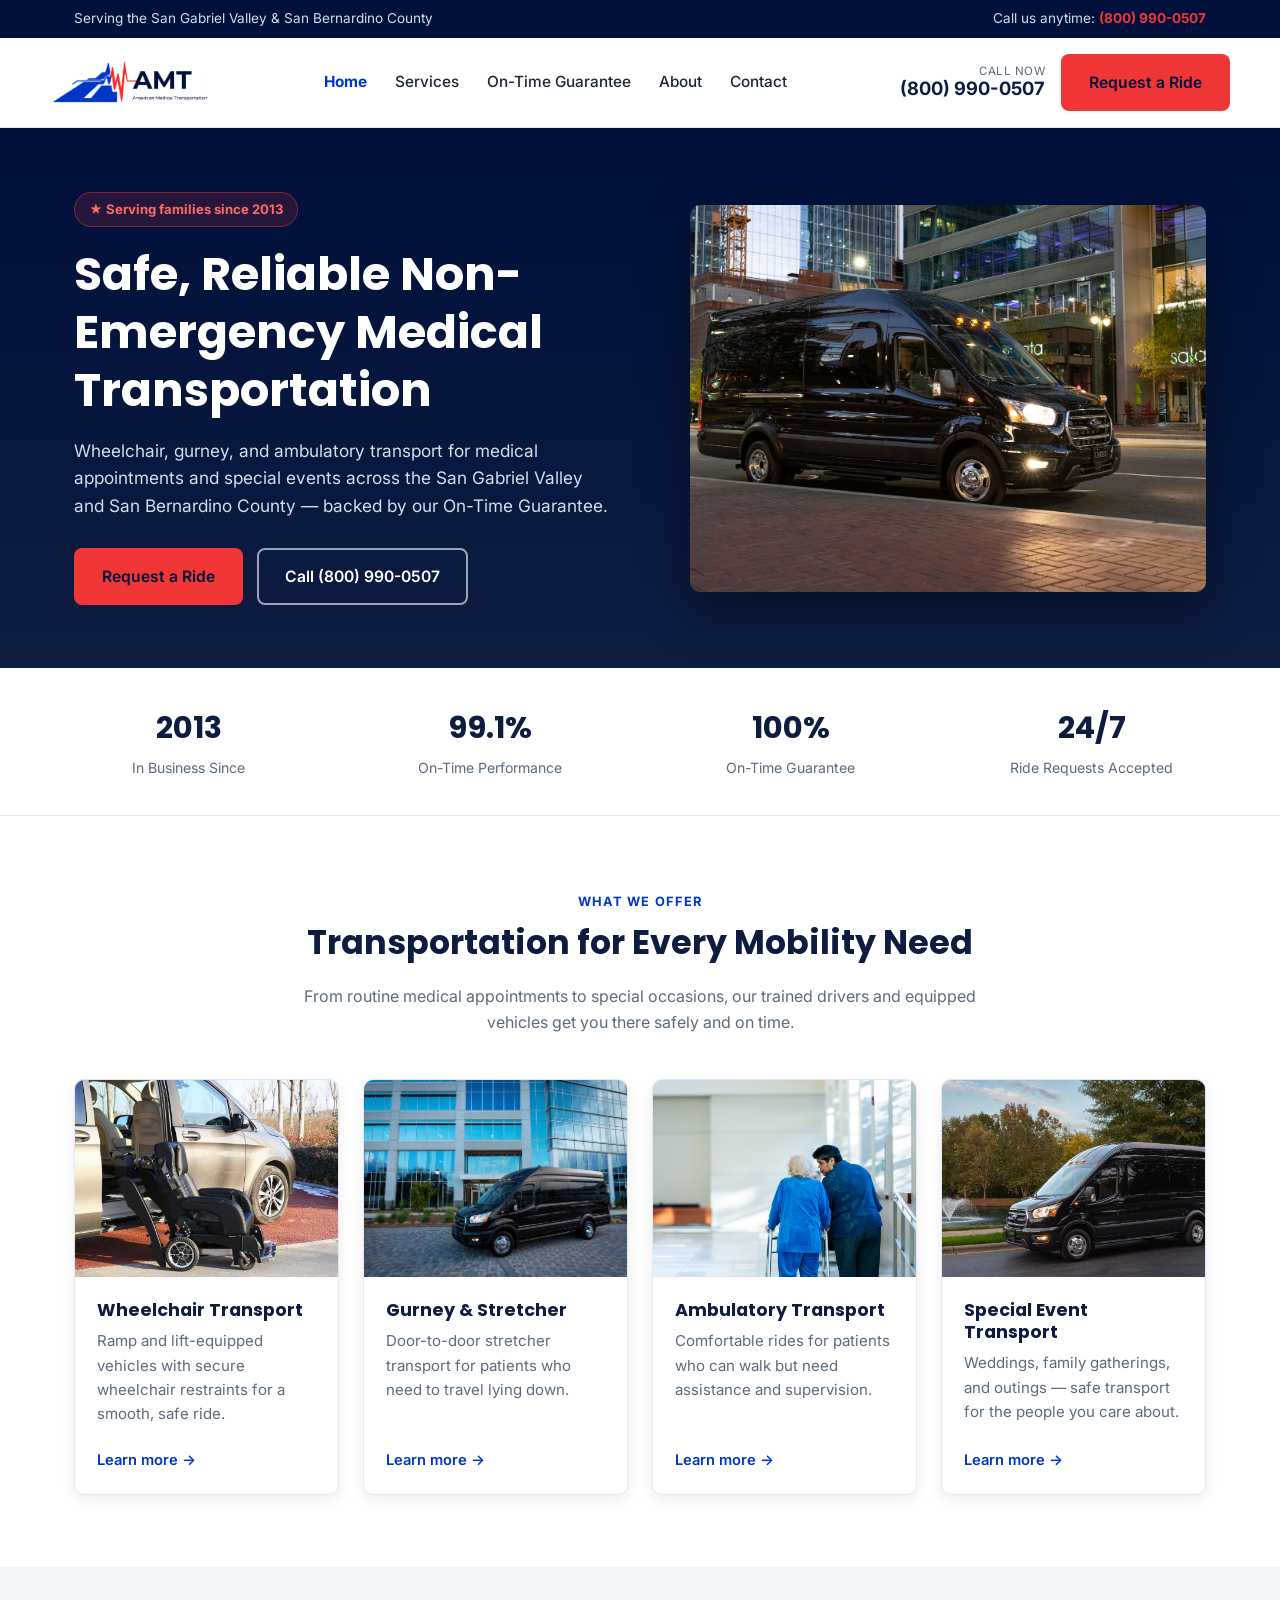
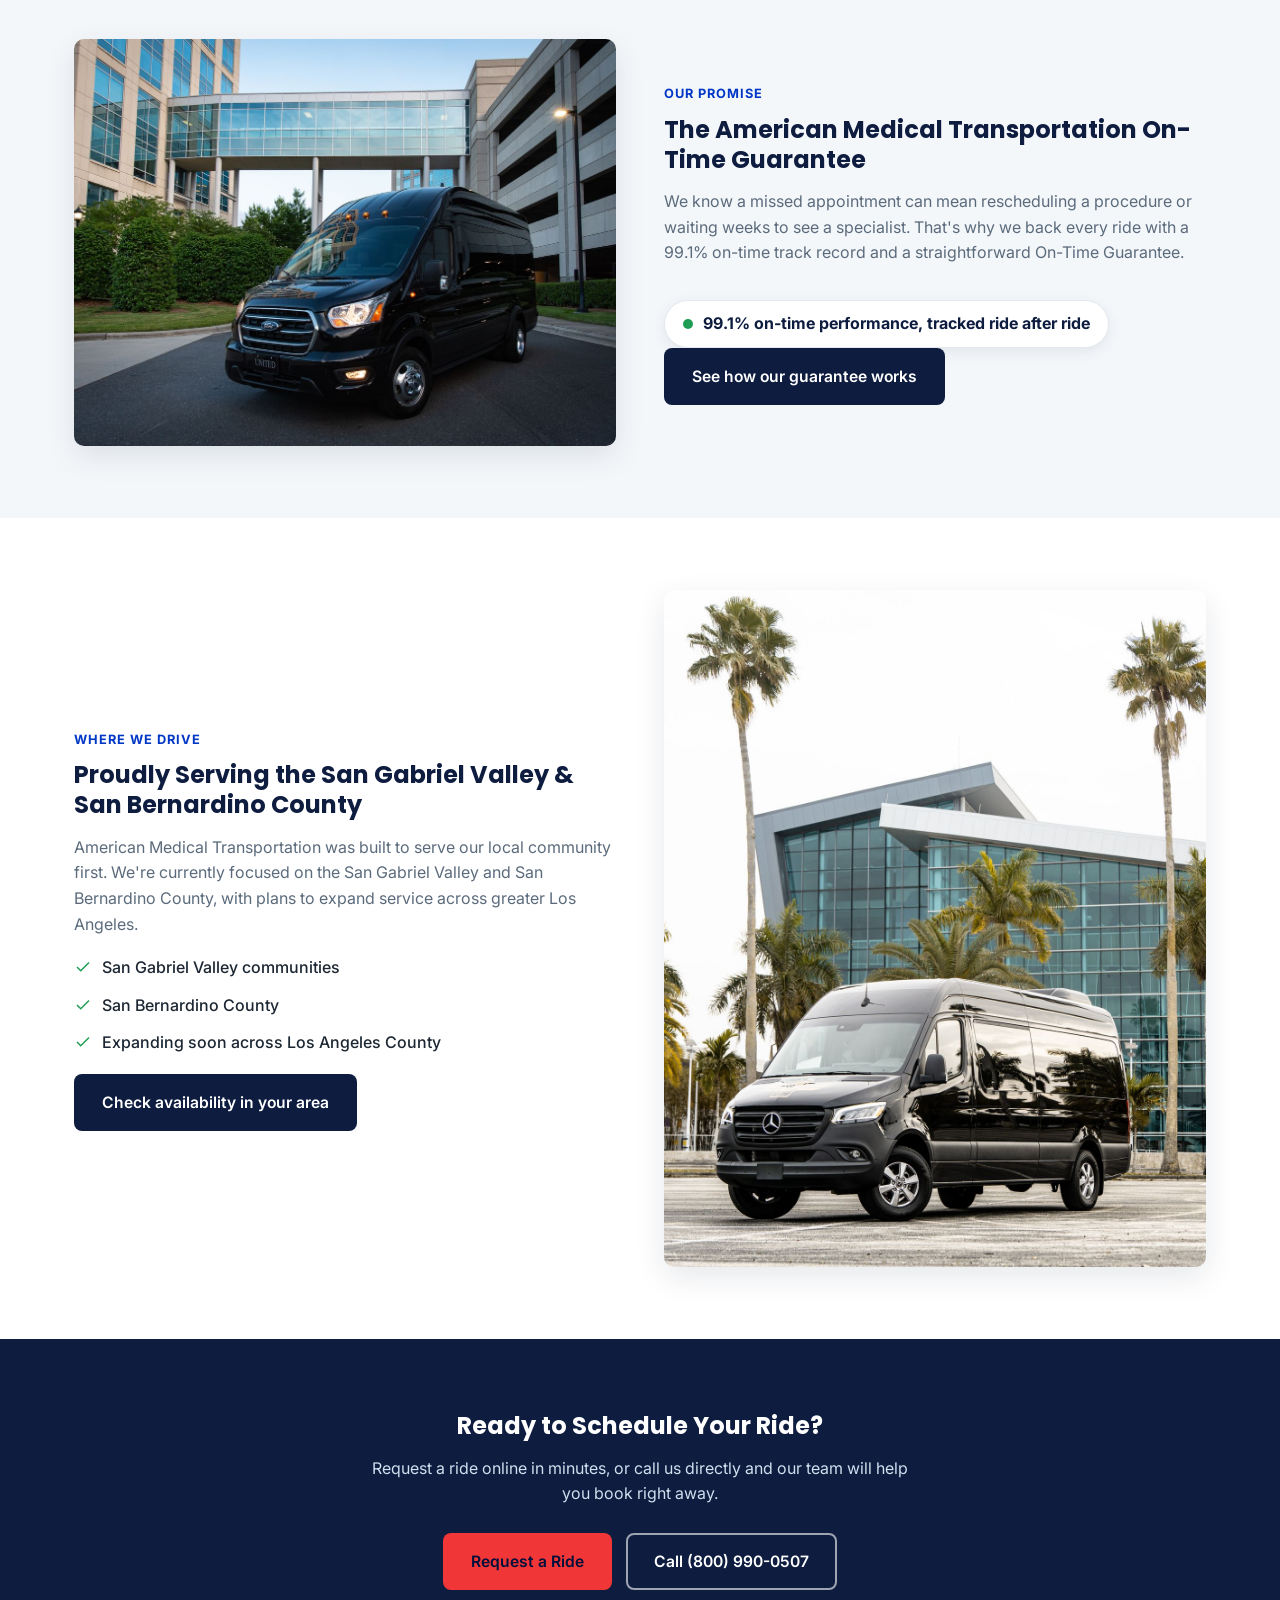
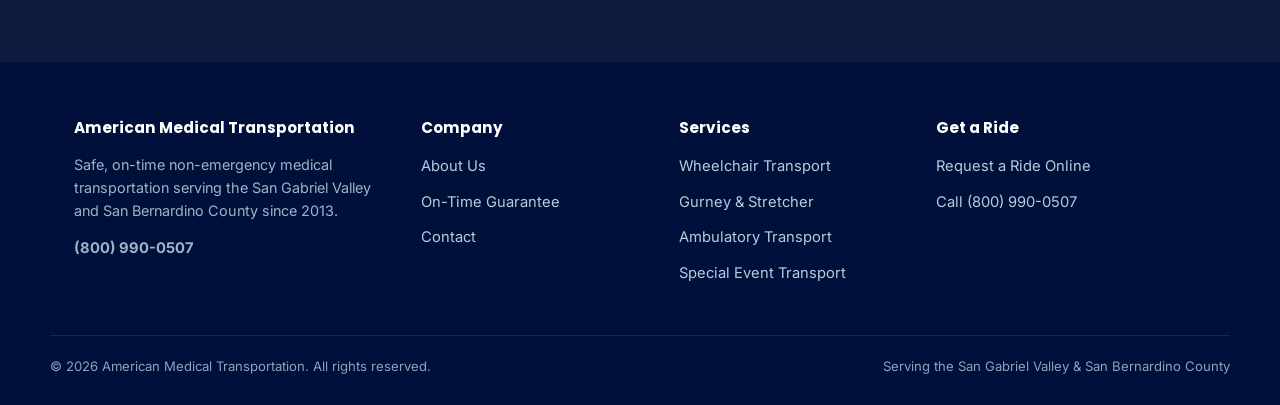
<file: index.html>
<!DOCTYPE html>
<html lang="en">
<head>
<meta charset="UTF-8">
<meta name="viewport" content="width=device-width, initial-scale=1.0">
<title>American Medical Transportation | Non-Emergency Medical Transportation</title>
<meta name="description" content="American Medical Transportation provides safe, reliable non-emergency medical transportation in the San Gabriel Valley and San Bernardino County since 2013. Wheelchair, gurney, and special event transport.">
<link rel="canonical" href="https://americanmedtrans.com/">
<meta property="og:site_name" content="American Medical Transportation">
<meta property="og:url" content="https://americanmedtrans.com/">
<link rel="icon" type="image/png" href="images/favicon.png">
<link rel="preconnect" href="https://fonts.googleapis.com">
<link rel="preconnect" href="https://fonts.gstatic.com" crossorigin>
<link href="https://fonts.googleapis.com/css2?family=Inter:wght@400;500;600;700&family=Poppins:wght@600;700&display=swap" rel="stylesheet">
<link rel="stylesheet" href="css/style.css">
</head>
<body>

<div class="topbar">
  <div class="container">
    <span>Serving the San Gabriel Valley &amp; San Bernardino County</span>
    <span>Call us anytime: <a class="topbar-phone" href="tel:+18009900507">(800) 990-0507</a></span>
  </div>
</div>

<header class="site-header">
  <div class="container nav-wrap">
    <a class="brand" href="index.html">
      <img src="images/amt-logo.png" alt="American Medical Transportation" class="brand-logo">
    </a>
    <nav class="main-nav">
      <a class="active" href="index.html">Home</a>
      <a href="services.html">Services</a>
      <a href="guarantee.html">On-Time Guarantee</a>
      <a href="about.html">About</a>
      <a href="contact.html">Contact</a>
    </nav>
    <div class="header-cta">
      <div class="header-phone">
        <small>Call Now</small>
        <a href="tel:+18009900507">(800) 990-0507</a>
      </div>
      <a class="btn btn-primary" href="request-ride.html">Request a Ride</a>
      <button class="nav-toggle" aria-label="Toggle menu"><span></span><span></span><span></span></button>
    </div>
  </div>
</header>

<section class="hero">
  <div class="container">
    <div class="hero-copy">
      <span class="hero-badge">★ Serving families since 2013</span>
      <h1>Safe, Reliable Non-Emergency Medical Transportation</h1>
      <p class="lead">Wheelchair, gurney, and ambulatory transport for medical appointments and special events across the San Gabriel Valley and San Bernardino County — backed by our On-Time Guarantee.</p>
      <div class="hero-actions">
        <a class="btn btn-primary" href="request-ride.html">Request a Ride</a>
        <a class="btn btn-outline" href="tel:+18009900507">Call (800) 990-0507</a>
      </div>
    </div>
    <div class="hero-media">
      <img src="images/van-hero-dusk.jpg" alt="American Medical Transportation van in the city at dusk">
    </div>
  </div>
</section>

<div class="stats-strip">
  <div class="container stats-grid">
    <div class="stat-item">
      <div class="stat-num">2013</div>
      <div class="stat-label">In Business Since</div>
    </div>
    <div class="stat-item">
      <div class="stat-num">99.1%</div>
      <div class="stat-label">On-Time Performance</div>
    </div>
    <div class="stat-item">
      <div class="stat-num">100%</div>
      <div class="stat-label">On-Time Guarantee</div>
    </div>
    <div class="stat-item">
      <div class="stat-num">24/7</div>
      <div class="stat-label">Ride Requests Accepted</div>
    </div>
  </div>
</div>

<section>
  <div class="container">
    <div class="section-head">
      <span class="eyebrow">What We Offer</span>
      <h2>Transportation for Every Mobility Need</h2>
      <p>From routine medical appointments to special occasions, our trained drivers and equipped vehicles get you there safely and on time.</p>
    </div>
    <div class="card-grid">
      <div class="service-card">
        <img src="images/wheelchair-ramp.jpg" alt="Wheelchair ramp deployed from an accessible van">
        <div class="card-body">
          <h3>Wheelchair Transport</h3>
          <p>Ramp and lift-equipped vehicles with secure wheelchair restraints for a smooth, safe ride.</p>
          <a class="card-link" href="services.html#wheelchair">Learn more &rarr;</a>
        </div>
      </div>
      <div class="service-card">
        <img src="images/van-transit-building.jpg" alt="American Medical Transportation van parked outside a medical facility">
        <div class="card-body">
          <h3>Gurney &amp; Stretcher</h3>
          <p>Door-to-door stretcher transport for patients who need to travel lying down.</p>
          <a class="card-link" href="services.html#gurney">Learn more &rarr;</a>
        </div>
      </div>
      <div class="service-card">
        <img src="images/ambulatory-assist.jpg" alt="Caregiver assisting a passenger with a walker down a hallway">
        <div class="card-body">
          <h3>Ambulatory Transport</h3>
          <p>Comfortable rides for patients who can walk but need assistance and supervision.</p>
          <a class="card-link" href="services.html#ambulatory">Learn more &rarr;</a>
        </div>
      </div>
      <div class="service-card">
        <img src="images/van-transit-fountain.jpg" alt="Transport van parked near a scenic outdoor event venue">
        <div class="card-body">
          <h3>Special Event Transport</h3>
          <p>Weddings, family gatherings, and outings — safe transport for the people you care about.</p>
          <a class="card-link" href="services.html#events">Learn more &rarr;</a>
        </div>
      </div>
    </div>
  </div>
</section>

<section class="guarantee-section">
  <div class="container guarantee-panel">
    <div class="media">
      <img src="images/van-transit-walkway.jpg" alt="American Medical Transportation van parked outside a facility">
    </div>
    <div>
      <span class="eyebrow">Our Promise</span>
      <h2>The American Medical Transportation On-Time Guarantee</h2>
      <p>We know a missed appointment can mean rescheduling a procedure or waiting weeks to see a specialist. That's why we back every ride with a 99.1% on-time track record and a straightforward On-Time Guarantee.</p>
      <div class="guarantee-pill"><span class="dot"></span> 99.1% on-time performance, tracked ride after ride</div>
      <br>
      <a class="btn btn-navy" href="guarantee.html">See how our guarantee works</a>
    </div>
  </div>
</section>

<section class="area-section">
  <div class="container">
    <div>
      <span class="eyebrow">Where We Drive</span>
      <h2>Proudly Serving the San Gabriel Valley &amp; San Bernardino County</h2>
      <p>American Medical Transportation was built to serve our local community first. We're currently focused on the San Gabriel Valley and San Bernardino County, with plans to expand service across greater Los Angeles.</p>
      <ul class="area-list">
        <li><svg viewBox="0 0 24 24" fill="none" stroke="currentColor" stroke-width="2"><path d="M20 6L9 17l-5-5"/></svg> San Gabriel Valley communities</li>
        <li><svg viewBox="0 0 24 24" fill="none" stroke="currentColor" stroke-width="2"><path d="M20 6L9 17l-5-5"/></svg> San Bernardino County</li>
        <li><svg viewBox="0 0 24 24" fill="none" stroke="currentColor" stroke-width="2"><path d="M20 6L9 17l-5-5"/></svg> Expanding soon across Los Angeles County</li>
      </ul>
      <a class="btn btn-navy" href="contact.html">Check availability in your area</a>
    </div>
    <div class="media" style="border-radius:10px;overflow:hidden;box-shadow:var(--shadow);">
      <img src="images/van-sprinter-palms.jpg" alt="Transport van parked among palm trees in Southern California">
    </div>
  </div>
</section>

<section class="cta-banner">
  <div class="container">
    <h2>Ready to Schedule Your Ride?</h2>
    <p>Request a ride online in minutes, or call us directly and our team will help you book right away.</p>
    <div class="cta-actions">
      <a class="btn btn-primary" href="request-ride.html">Request a Ride</a>
      <a class="btn btn-outline" href="tel:+18009900507">Call (800) 990-0507</a>
    </div>
  </div>
</section>

<footer class="site-footer">
  <div class="container footer-grid">
    <div class="footer-brand">
      <h4>American Medical Transportation</h4>
      <p>Safe, on-time non-emergency medical transportation serving the San Gabriel Valley and San Bernardino County since 2013.</p>
      <p class="footer-phone"><a href="tel:+18009900507" style="color:inherit;">(800) 990-0507</a></p>
    </div>
    <div>
      <h4>Company</h4>
      <ul>
        <li><a href="about.html">About Us</a></li>
        <li><a href="guarantee.html">On-Time Guarantee</a></li>
        <li><a href="contact.html">Contact</a></li>
      </ul>
    </div>
    <div>
      <h4>Services</h4>
      <ul>
        <li><a href="services.html#wheelchair">Wheelchair Transport</a></li>
        <li><a href="services.html#gurney">Gurney &amp; Stretcher</a></li>
        <li><a href="services.html#ambulatory">Ambulatory Transport</a></li>
        <li><a href="services.html#events">Special Event Transport</a></li>
      </ul>
    </div>
    <div>
      <h4>Get a Ride</h4>
      <ul>
        <li><a href="request-ride.html">Request a Ride Online</a></li>
        <li><a href="tel:+18009900507">Call (800) 990-0507</a></li>
      </ul>
    </div>
  </div>
  <div class="container footer-bottom">
    <span>&copy; 2026 American Medical Transportation. All rights reserved.</span>
    <span>Serving the San Gabriel Valley &amp; San Bernardino County</span>
  </div>
</footer>

<script src="js/main.js"></script>
</body>
</html>
</file>
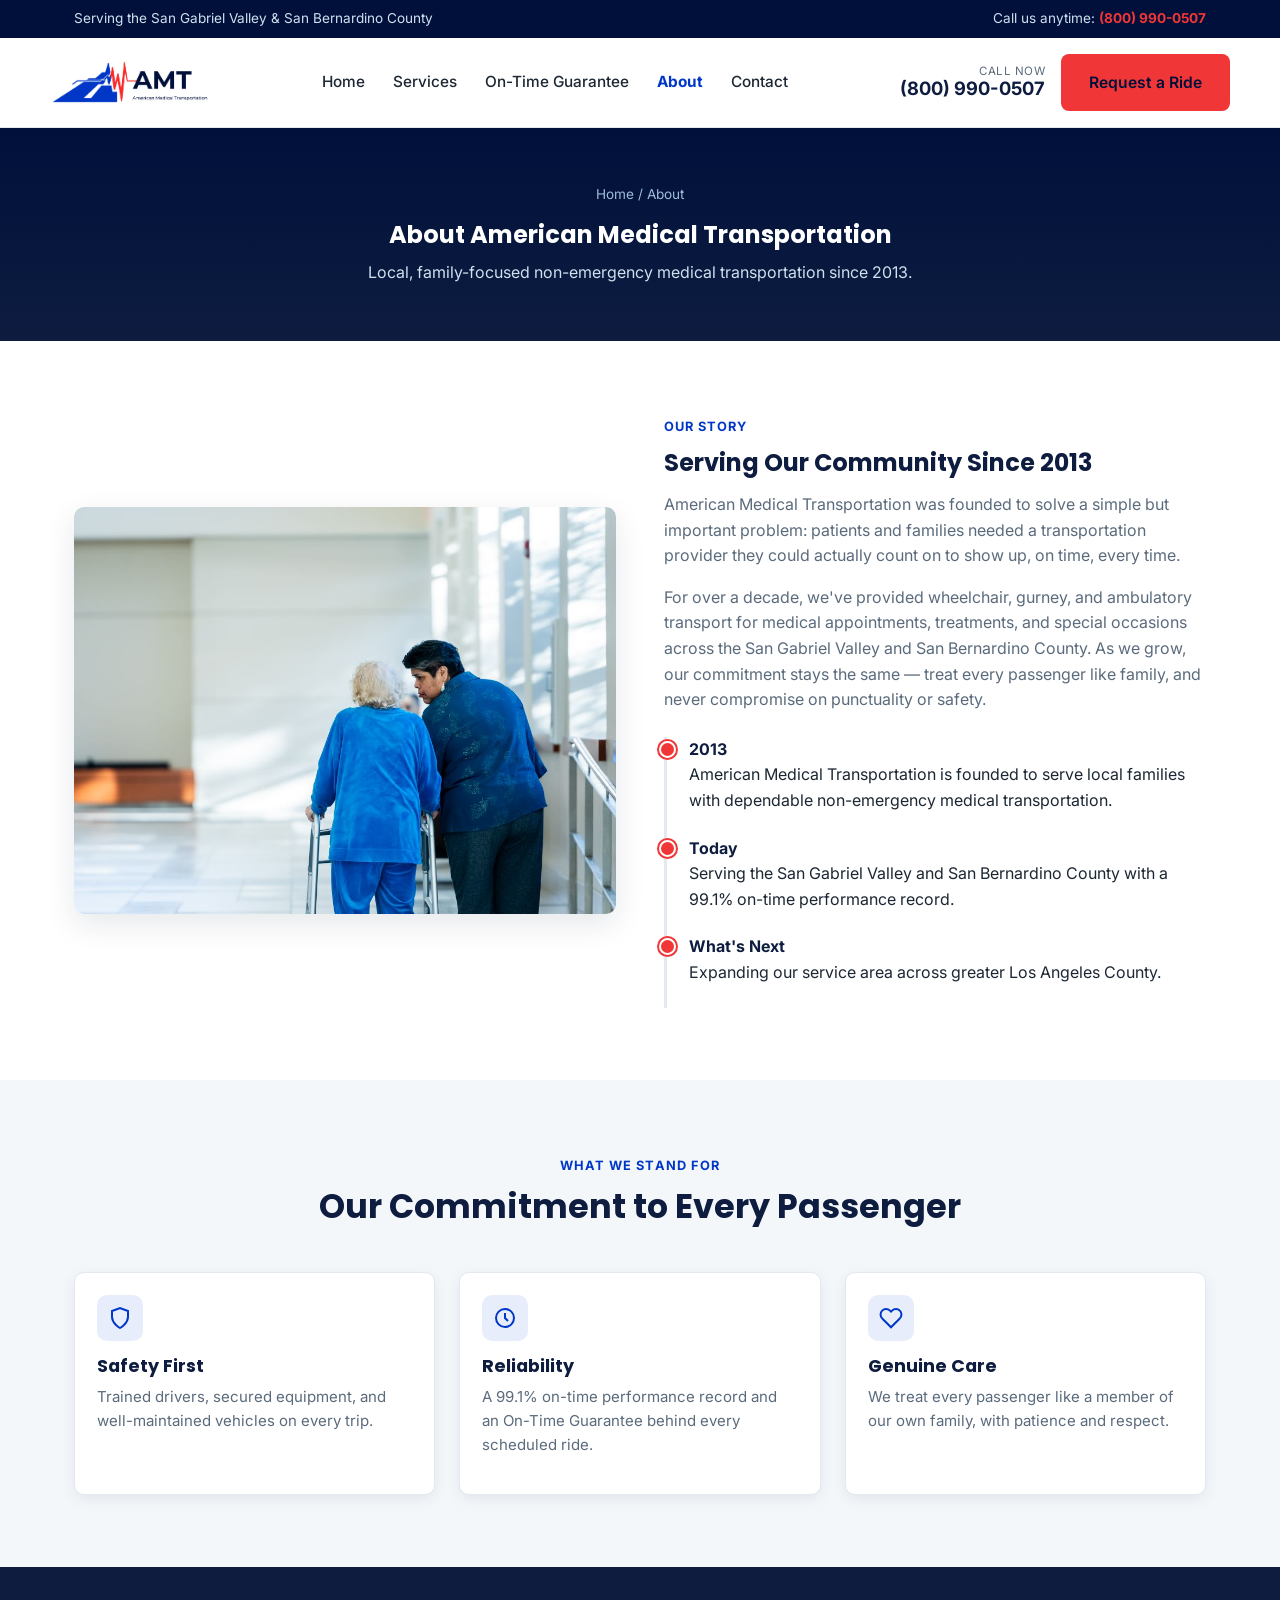
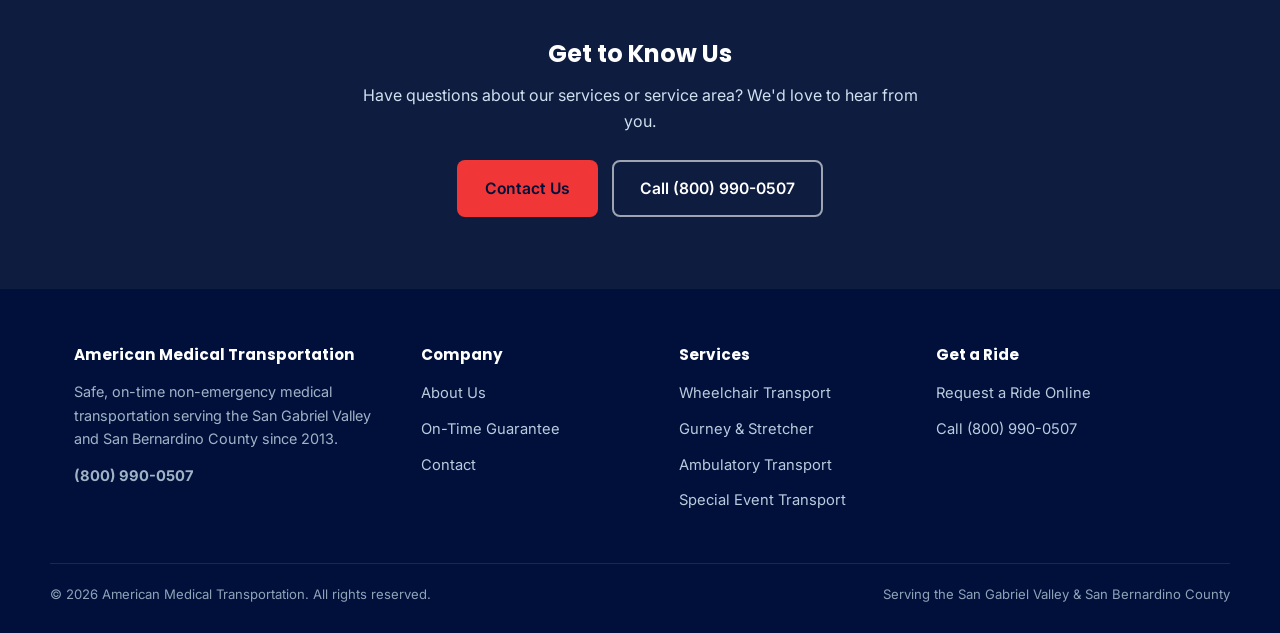
<file: about.html>
<!DOCTYPE html>
<html lang="en">
<head>
<meta charset="UTF-8">
<meta name="viewport" content="width=device-width, initial-scale=1.0">
<title>About Us | American Medical Transportation</title>
<meta name="description" content="American Medical Transportation has provided non-emergency medical transportation since 2013, serving the San Gabriel Valley and San Bernardino County.">
<link rel="canonical" href="https://americanmedtrans.com/about.html">
<meta property="og:site_name" content="American Medical Transportation">
<meta property="og:url" content="https://americanmedtrans.com/about.html">
<link rel="icon" type="image/png" href="images/favicon.png">
<link rel="preconnect" href="https://fonts.googleapis.com">
<link rel="preconnect" href="https://fonts.gstatic.com" crossorigin>
<link href="https://fonts.googleapis.com/css2?family=Inter:wght@400;500;600;700&family=Poppins:wght@600;700&display=swap" rel="stylesheet">
<link rel="stylesheet" href="css/style.css">
</head>
<body>

<div class="topbar">
  <div class="container">
    <span>Serving the San Gabriel Valley &amp; San Bernardino County</span>
    <span>Call us anytime: <a class="topbar-phone" href="tel:+18009900507">(800) 990-0507</a></span>
  </div>
</div>

<header class="site-header">
  <div class="container nav-wrap">
    <a class="brand" href="index.html">
      <img src="images/amt-logo.png" alt="American Medical Transportation" class="brand-logo">
    </a>
    <nav class="main-nav">
      <a href="index.html">Home</a>
      <a href="services.html">Services</a>
      <a href="guarantee.html">On-Time Guarantee</a>
      <a class="active" href="about.html">About</a>
      <a href="contact.html">Contact</a>
    </nav>
    <div class="header-cta">
      <div class="header-phone">
        <small>Call Now</small>
        <a href="tel:+18009900507">(800) 990-0507</a>
      </div>
      <a class="btn btn-primary" href="request-ride.html">Request a Ride</a>
      <button class="nav-toggle" aria-label="Toggle menu"><span></span><span></span><span></span></button>
    </div>
  </div>
</header>

<section class="page-banner">
  <div class="container">
    <div class="breadcrumb"><a href="index.html">Home</a> / About</div>
    <h1>About American Medical Transportation</h1>
    <p>Local, family-focused non-emergency medical transportation since 2013.</p>
  </div>
</section>

<section>
  <div class="container about-grid">
    <div class="media">
      <img src="images/ambulatory-assist.jpg" alt="Caregiver assisting a passenger with a walker down a hallway">
    </div>
    <div>
      <span class="eyebrow">Our Story</span>
      <h2>Serving Our Community Since 2013</h2>
      <p>American Medical Transportation was founded to solve a simple but important problem: patients and families needed a transportation provider they could actually count on to show up, on time, every time.</p>
      <p>For over a decade, we've provided wheelchair, gurney, and ambulatory transport for medical appointments, treatments, and special occasions across the San Gabriel Valley and San Bernardino County. As we grow, our commitment stays the same — treat every passenger like family, and never compromise on punctuality or safety.</p>
      <ul class="timeline">
        <li><strong>2013</strong> American Medical Transportation is founded to serve local families with dependable non-emergency medical transportation.</li>
        <li><strong>Today</strong> Serving the San Gabriel Valley and San Bernardino County with a 99.1% on-time performance record.</li>
        <li><strong>What's Next</strong> Expanding our service area across greater Los Angeles County.</li>
      </ul>
    </div>
  </div>
</section>

<section class="guarantee-section">
  <div class="container">
    <div class="section-head">
      <span class="eyebrow">What We Stand For</span>
      <h2>Our Commitment to Every Passenger</h2>
    </div>
    <div class="card-grid cols-3">
      <div class="service-card">
        <div class="card-body">
          <div class="icon-badge">
            <svg viewBox="0 0 24 24" fill="none" stroke="currentColor" stroke-width="2"><path d="M12 22s8-4.5 8-11V5l-8-3-8 3v6c0 6.5 8 11 8 11z"/></svg>
          </div>
          <h3>Safety First</h3>
          <p>Trained drivers, secured equipment, and well-maintained vehicles on every trip.</p>
        </div>
      </div>
      <div class="service-card">
        <div class="card-body">
          <div class="icon-badge">
            <svg viewBox="0 0 24 24" fill="none" stroke="currentColor" stroke-width="2"><circle cx="12" cy="12" r="9"/><path d="M12 7v5l3 3"/></svg>
          </div>
          <h3>Reliability</h3>
          <p>A 99.1% on-time performance record and an On-Time Guarantee behind every scheduled ride.</p>
        </div>
      </div>
      <div class="service-card">
        <div class="card-body">
          <div class="icon-badge">
            <svg viewBox="0 0 24 24" fill="none" stroke="currentColor" stroke-width="2"><path d="M20.84 4.61a5.5 5.5 0 0 0-7.78 0L12 5.67l-1.06-1.06a5.5 5.5 0 1 0-7.78 7.78l1.06 1.06L12 21.23l7.78-7.78 1.06-1.06a5.5 5.5 0 0 0 0-7.78z"/></svg>
          </div>
          <h3>Genuine Care</h3>
          <p>We treat every passenger like a member of our own family, with patience and respect.</p>
        </div>
      </div>
    </div>
  </div>
</section>

<section class="cta-banner">
  <div class="container">
    <h2>Get to Know Us</h2>
    <p>Have questions about our services or service area? We'd love to hear from you.</p>
    <div class="cta-actions">
      <a class="btn btn-primary" href="contact.html">Contact Us</a>
      <a class="btn btn-outline" href="tel:+18009900507">Call (800) 990-0507</a>
    </div>
  </div>
</section>

<footer class="site-footer">
  <div class="container footer-grid">
    <div class="footer-brand">
      <h4>American Medical Transportation</h4>
      <p>Safe, on-time non-emergency medical transportation serving the San Gabriel Valley and San Bernardino County since 2013.</p>
      <p class="footer-phone"><a href="tel:+18009900507" style="color:inherit;">(800) 990-0507</a></p>
    </div>
    <div>
      <h4>Company</h4>
      <ul>
        <li><a href="about.html">About Us</a></li>
        <li><a href="guarantee.html">On-Time Guarantee</a></li>
        <li><a href="contact.html">Contact</a></li>
      </ul>
    </div>
    <div>
      <h4>Services</h4>
      <ul>
        <li><a href="services.html#wheelchair">Wheelchair Transport</a></li>
        <li><a href="services.html#gurney">Gurney &amp; Stretcher</a></li>
        <li><a href="services.html#ambulatory">Ambulatory Transport</a></li>
        <li><a href="services.html#events">Special Event Transport</a></li>
      </ul>
    </div>
    <div>
      <h4>Get a Ride</h4>
      <ul>
        <li><a href="request-ride.html">Request a Ride Online</a></li>
        <li><a href="tel:+18009900507">Call (800) 990-0507</a></li>
      </ul>
    </div>
  </div>
  <div class="container footer-bottom">
    <span>&copy; 2026 American Medical Transportation. All rights reserved.</span>
    <span>Serving the San Gabriel Valley &amp; San Bernardino County</span>
  </div>
</footer>

<script src="js/main.js"></script>
</body>
</html>
</file>
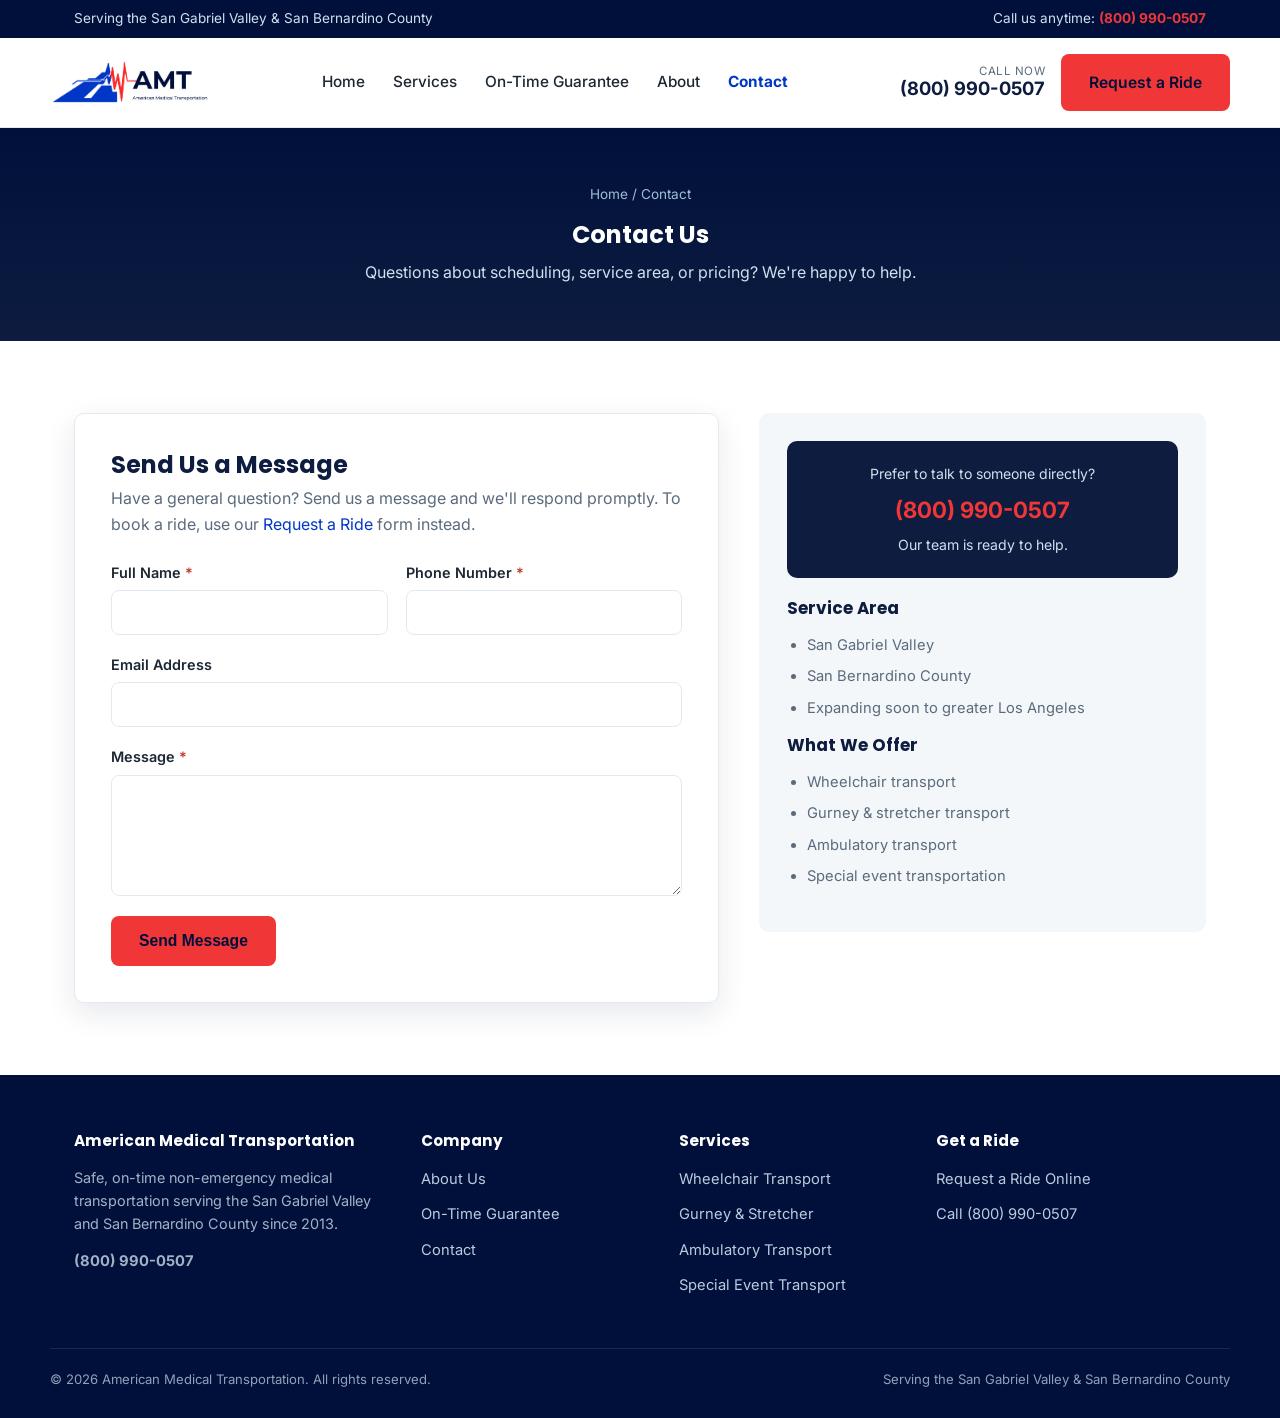
<file: contact.html>
<!DOCTYPE html>
<html lang="en">
<head>
<meta charset="UTF-8">
<meta name="viewport" content="width=device-width, initial-scale=1.0">
<title>Contact Us | American Medical Transportation</title>
<meta name="description" content="Contact American Medical Transportation for non-emergency medical transportation in the San Gabriel Valley and San Bernardino County.">
<link rel="canonical" href="https://americanmedtrans.com/contact.html">
<meta property="og:site_name" content="American Medical Transportation">
<meta property="og:url" content="https://americanmedtrans.com/contact.html">
<link rel="icon" type="image/png" href="images/favicon.png">
<link rel="preconnect" href="https://fonts.googleapis.com">
<link rel="preconnect" href="https://fonts.gstatic.com" crossorigin>
<link href="https://fonts.googleapis.com/css2?family=Inter:wght@400;500;600;700&family=Poppins:wght@600;700&display=swap" rel="stylesheet">
<link rel="stylesheet" href="css/style.css">
</head>
<body>

<div class="topbar">
  <div class="container">
    <span>Serving the San Gabriel Valley &amp; San Bernardino County</span>
    <span>Call us anytime: <a class="topbar-phone" href="tel:+18009900507">(800) 990-0507</a></span>
  </div>
</div>

<header class="site-header">
  <div class="container nav-wrap">
    <a class="brand" href="index.html">
      <img src="images/amt-logo.png" alt="American Medical Transportation" class="brand-logo">
    </a>
    <nav class="main-nav">
      <a href="index.html">Home</a>
      <a href="services.html">Services</a>
      <a href="guarantee.html">On-Time Guarantee</a>
      <a href="about.html">About</a>
      <a class="active" href="contact.html">Contact</a>
    </nav>
    <div class="header-cta">
      <div class="header-phone">
        <small>Call Now</small>
        <a href="tel:+18009900507">(800) 990-0507</a>
      </div>
      <a class="btn btn-primary" href="request-ride.html">Request a Ride</a>
      <button class="nav-toggle" aria-label="Toggle menu"><span></span><span></span><span></span></button>
    </div>
  </div>
</header>

<section class="page-banner">
  <div class="container">
    <div class="breadcrumb"><a href="index.html">Home</a> / Contact</div>
    <h1>Contact Us</h1>
    <p>Questions about scheduling, service area, or pricing? We're happy to help.</p>
  </div>
</section>

<section>
  <div class="container request-layout">
    <div>
      <div class="confirm-box" id="contact-confirm">
        <strong>Thank you!</strong> Your message has been received. Our team will get back to you as soon as possible. For urgent scheduling needs, please call <a href="tel:+18009900507">(800) 990-0507</a>.
      </div>
      <div class="form-card">
        <h2 style="margin-bottom:6px;">Send Us a Message</h2>
        <p style="margin-bottom:24px;">Have a general question? Send us a message and we'll respond promptly. To book a ride, use our <a href="request-ride.html">Request a Ride</a> form instead.</p>
        <form id="contact-form" class="js-demo-form" data-confirm-target="contact-confirm">
          <div class="form-grid">
            <div class="field">
              <label>Full Name <span class="req">*</span></label>
              <input type="text" name="name" required>
            </div>
            <div class="field">
              <label>Phone Number <span class="req">*</span></label>
              <input type="tel" name="phone" required>
            </div>
            <div class="field full">
              <label>Email Address</label>
              <input type="email" name="email">
            </div>
            <div class="field full">
              <label>Message <span class="req">*</span></label>
              <textarea name="message" rows="5" required></textarea>
            </div>
          </div>
          <div style="margin-top:20px;">
            <button type="submit" class="btn btn-primary">Send Message</button>
          </div>
        </form>
      </div>
    </div>

    <aside class="side-panel">
      <div class="call-block">
        <p>Prefer to talk to someone directly?</p>
        <a href="tel:+18009900507">(800) 990-0507</a>
        <p>Our team is ready to help.</p>
      </div>
      <h3>Service Area</h3>
      <ul>
        <li>San Gabriel Valley</li>
        <li>San Bernardino County</li>
        <li>Expanding soon to greater Los Angeles</li>
      </ul>
      <h3>What We Offer</h3>
      <ul>
        <li>Wheelchair transport</li>
        <li>Gurney &amp; stretcher transport</li>
        <li>Ambulatory transport</li>
        <li>Special event transportation</li>
      </ul>
    </aside>
  </div>
</section>

<footer class="site-footer">
  <div class="container footer-grid">
    <div class="footer-brand">
      <h4>American Medical Transportation</h4>
      <p>Safe, on-time non-emergency medical transportation serving the San Gabriel Valley and San Bernardino County since 2013.</p>
      <p class="footer-phone"><a href="tel:+18009900507" style="color:inherit;">(800) 990-0507</a></p>
    </div>
    <div>
      <h4>Company</h4>
      <ul>
        <li><a href="about.html">About Us</a></li>
        <li><a href="guarantee.html">On-Time Guarantee</a></li>
        <li><a href="contact.html">Contact</a></li>
      </ul>
    </div>
    <div>
      <h4>Services</h4>
      <ul>
        <li><a href="services.html#wheelchair">Wheelchair Transport</a></li>
        <li><a href="services.html#gurney">Gurney &amp; Stretcher</a></li>
        <li><a href="services.html#ambulatory">Ambulatory Transport</a></li>
        <li><a href="services.html#events">Special Event Transport</a></li>
      </ul>
    </div>
    <div>
      <h4>Get a Ride</h4>
      <ul>
        <li><a href="request-ride.html">Request a Ride Online</a></li>
        <li><a href="tel:+18009900507">Call (800) 990-0507</a></li>
      </ul>
    </div>
  </div>
  <div class="container footer-bottom">
    <span>&copy; 2026 American Medical Transportation. All rights reserved.</span>
    <span>Serving the San Gabriel Valley &amp; San Bernardino County</span>
  </div>
</footer>

<script src="js/main.js"></script>
</body>
</html>
</file>
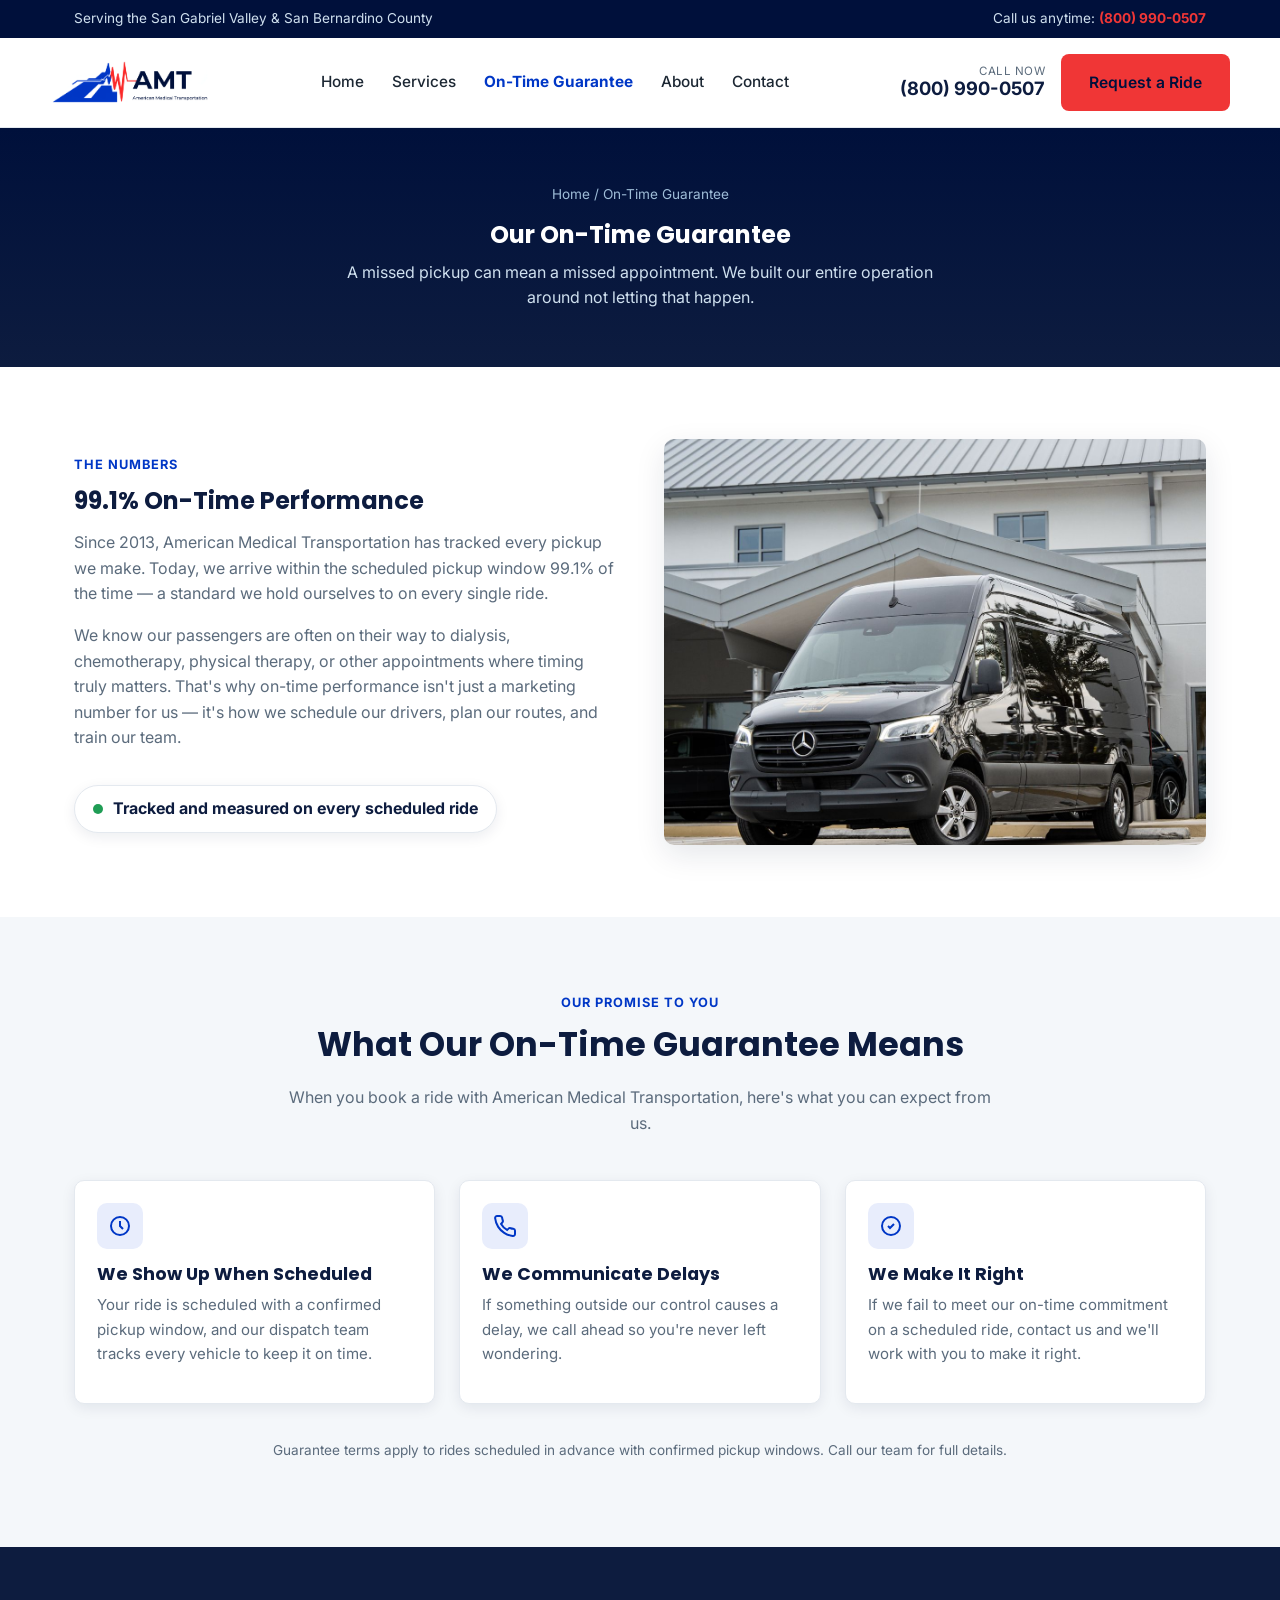
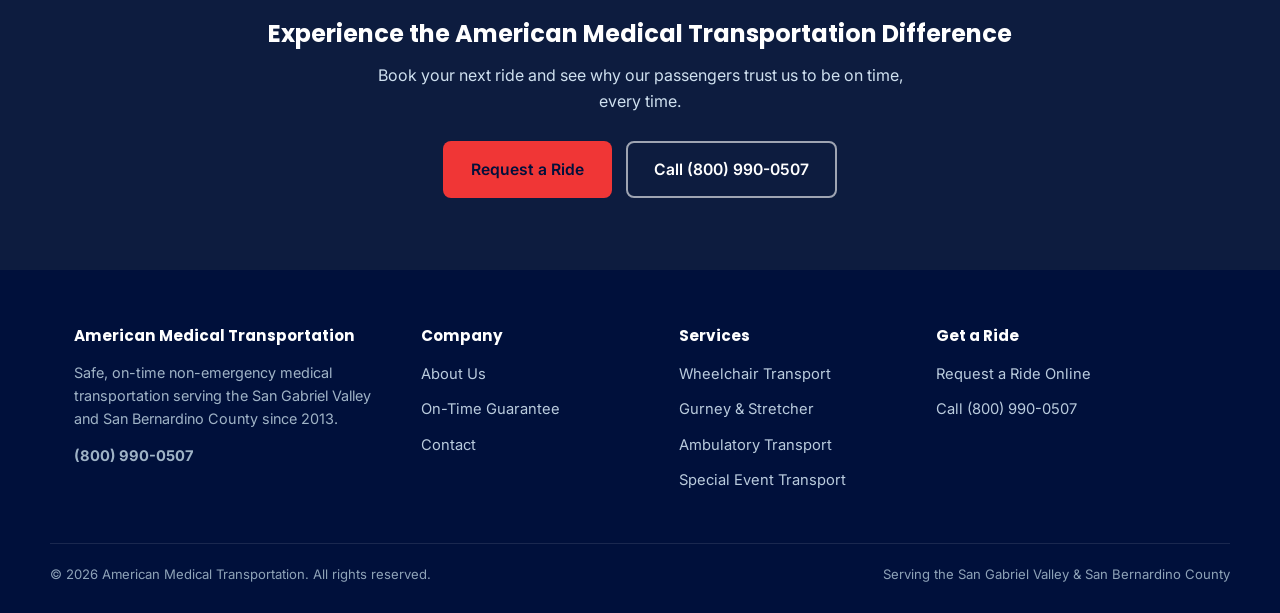
<file: guarantee.html>
<!DOCTYPE html>
<html lang="en">
<head>
<meta charset="UTF-8">
<meta name="viewport" content="width=device-width, initial-scale=1.0">
<title>On-Time Guarantee | American Medical Transportation</title>
<meta name="description" content="American Medical Transportation maintains a 99.1% on-time performance rate and backs every ride with our On-Time Guarantee.">
<link rel="canonical" href="https://americanmedtrans.com/guarantee.html">
<meta property="og:site_name" content="American Medical Transportation">
<meta property="og:url" content="https://americanmedtrans.com/guarantee.html">
<link rel="icon" type="image/png" href="images/favicon.png">
<link rel="preconnect" href="https://fonts.googleapis.com">
<link rel="preconnect" href="https://fonts.gstatic.com" crossorigin>
<link href="https://fonts.googleapis.com/css2?family=Inter:wght@400;500;600;700&family=Poppins:wght@600;700&display=swap" rel="stylesheet">
<link rel="stylesheet" href="css/style.css">
</head>
<body>

<div class="topbar">
  <div class="container">
    <span>Serving the San Gabriel Valley &amp; San Bernardino County</span>
    <span>Call us anytime: <a class="topbar-phone" href="tel:+18009900507">(800) 990-0507</a></span>
  </div>
</div>

<header class="site-header">
  <div class="container nav-wrap">
    <a class="brand" href="index.html">
      <img src="images/amt-logo.png" alt="American Medical Transportation" class="brand-logo">
    </a>
    <nav class="main-nav">
      <a href="index.html">Home</a>
      <a href="services.html">Services</a>
      <a class="active" href="guarantee.html">On-Time Guarantee</a>
      <a href="about.html">About</a>
      <a href="contact.html">Contact</a>
    </nav>
    <div class="header-cta">
      <div class="header-phone">
        <small>Call Now</small>
        <a href="tel:+18009900507">(800) 990-0507</a>
      </div>
      <a class="btn btn-primary" href="request-ride.html">Request a Ride</a>
      <button class="nav-toggle" aria-label="Toggle menu"><span></span><span></span><span></span></button>
    </div>
  </div>
</header>

<section class="page-banner">
  <div class="container">
    <div class="breadcrumb"><a href="index.html">Home</a> / On-Time Guarantee</div>
    <h1>Our On-Time Guarantee</h1>
    <p>A missed pickup can mean a missed appointment. We built our entire operation around not letting that happen.</p>
  </div>
</section>

<section>
  <div class="container guarantee-panel">
    <div>
      <span class="eyebrow">The Numbers</span>
      <h2>99.1% On-Time Performance</h2>
      <p>Since 2013, American Medical Transportation has tracked every pickup we make. Today, we arrive within the scheduled pickup window 99.1% of the time — a standard we hold ourselves to on every single ride.</p>
      <p>We know our passengers are often on their way to dialysis, chemotherapy, physical therapy, or other appointments where timing truly matters. That's why on-time performance isn't just a marketing number for us — it's how we schedule our drivers, plan our routes, and train our team.</p>
      <div class="guarantee-pill"><span class="dot"></span> Tracked and measured on every scheduled ride</div>
    </div>
    <div class="media">
      <img src="images/van-sprinter-arrival.jpg" alt="Transport van arriving promptly at a facility entrance">
    </div>
  </div>
</section>

<section class="guarantee-section">
  <div class="container">
    <div class="section-head">
      <span class="eyebrow">Our Promise To You</span>
      <h2>What Our On-Time Guarantee Means</h2>
      <p>When you book a ride with American Medical Transportation, here's what you can expect from us.</p>
    </div>
    <div class="card-grid cols-3">
      <div class="service-card">
        <div class="card-body">
          <div class="icon-badge">
            <svg viewBox="0 0 24 24" fill="none" stroke="currentColor" stroke-width="2"><circle cx="12" cy="12" r="9"/><path d="M12 7v5l3 3"/></svg>
          </div>
          <h3>We Show Up When Scheduled</h3>
          <p>Your ride is scheduled with a confirmed pickup window, and our dispatch team tracks every vehicle to keep it on time.</p>
        </div>
      </div>
      <div class="service-card">
        <div class="card-body">
          <div class="icon-badge">
            <svg viewBox="0 0 24 24" fill="none" stroke="currentColor" stroke-width="2"><path d="M22 16.92v3a2 2 0 0 1-2.18 2 19.79 19.79 0 0 1-8.63-3.07 19.5 19.5 0 0 1-6-6 19.79 19.79 0 0 1-3.07-8.67A2 2 0 0 1 4.11 2h3a2 2 0 0 1 2 1.72c.12.9.34 1.79.65 2.65a2 2 0 0 1-.45 2.11L8.09 9.91a16 16 0 0 0 6 6l1.43-1.27a2 2 0 0 1 2.11-.45c.86.31 1.75.53 2.65.65A2 2 0 0 1 22 16.92z"/></svg>
          </div>
          <h3>We Communicate Delays</h3>
          <p>If something outside our control causes a delay, we call ahead so you're never left wondering.</p>
        </div>
      </div>
      <div class="service-card">
        <div class="card-body">
          <div class="icon-badge">
            <svg viewBox="0 0 24 24" fill="none" stroke="currentColor" stroke-width="2"><path d="M9 12l2 2 4-4"/><circle cx="12" cy="12" r="9"/></svg>
          </div>
          <h3>We Make It Right</h3>
          <p>If we fail to meet our on-time commitment on a scheduled ride, contact us and we'll work with you to make it right.</p>
        </div>
      </div>
    </div>
    <p style="text-align:center; margin-top:36px; font-size:0.85rem;">Guarantee terms apply to rides scheduled in advance with confirmed pickup windows. Call our team for full details.</p>
  </div>
</section>

<section class="cta-banner">
  <div class="container">
    <h2>Experience the American Medical Transportation Difference</h2>
    <p>Book your next ride and see why our passengers trust us to be on time, every time.</p>
    <div class="cta-actions">
      <a class="btn btn-primary" href="request-ride.html">Request a Ride</a>
      <a class="btn btn-outline" href="tel:+18009900507">Call (800) 990-0507</a>
    </div>
  </div>
</section>

<footer class="site-footer">
  <div class="container footer-grid">
    <div class="footer-brand">
      <h4>American Medical Transportation</h4>
      <p>Safe, on-time non-emergency medical transportation serving the San Gabriel Valley and San Bernardino County since 2013.</p>
      <p class="footer-phone"><a href="tel:+18009900507" style="color:inherit;">(800) 990-0507</a></p>
    </div>
    <div>
      <h4>Company</h4>
      <ul>
        <li><a href="about.html">About Us</a></li>
        <li><a href="guarantee.html">On-Time Guarantee</a></li>
        <li><a href="contact.html">Contact</a></li>
      </ul>
    </div>
    <div>
      <h4>Services</h4>
      <ul>
        <li><a href="services.html#wheelchair">Wheelchair Transport</a></li>
        <li><a href="services.html#gurney">Gurney &amp; Stretcher</a></li>
        <li><a href="services.html#ambulatory">Ambulatory Transport</a></li>
        <li><a href="services.html#events">Special Event Transport</a></li>
      </ul>
    </div>
    <div>
      <h4>Get a Ride</h4>
      <ul>
        <li><a href="request-ride.html">Request a Ride Online</a></li>
        <li><a href="tel:+18009900507">Call (800) 990-0507</a></li>
      </ul>
    </div>
  </div>
  <div class="container footer-bottom">
    <span>&copy; 2026 American Medical Transportation. All rights reserved.</span>
    <span>Serving the San Gabriel Valley &amp; San Bernardino County</span>
  </div>
</footer>

<script src="js/main.js"></script>
</body>
</html>
</file>
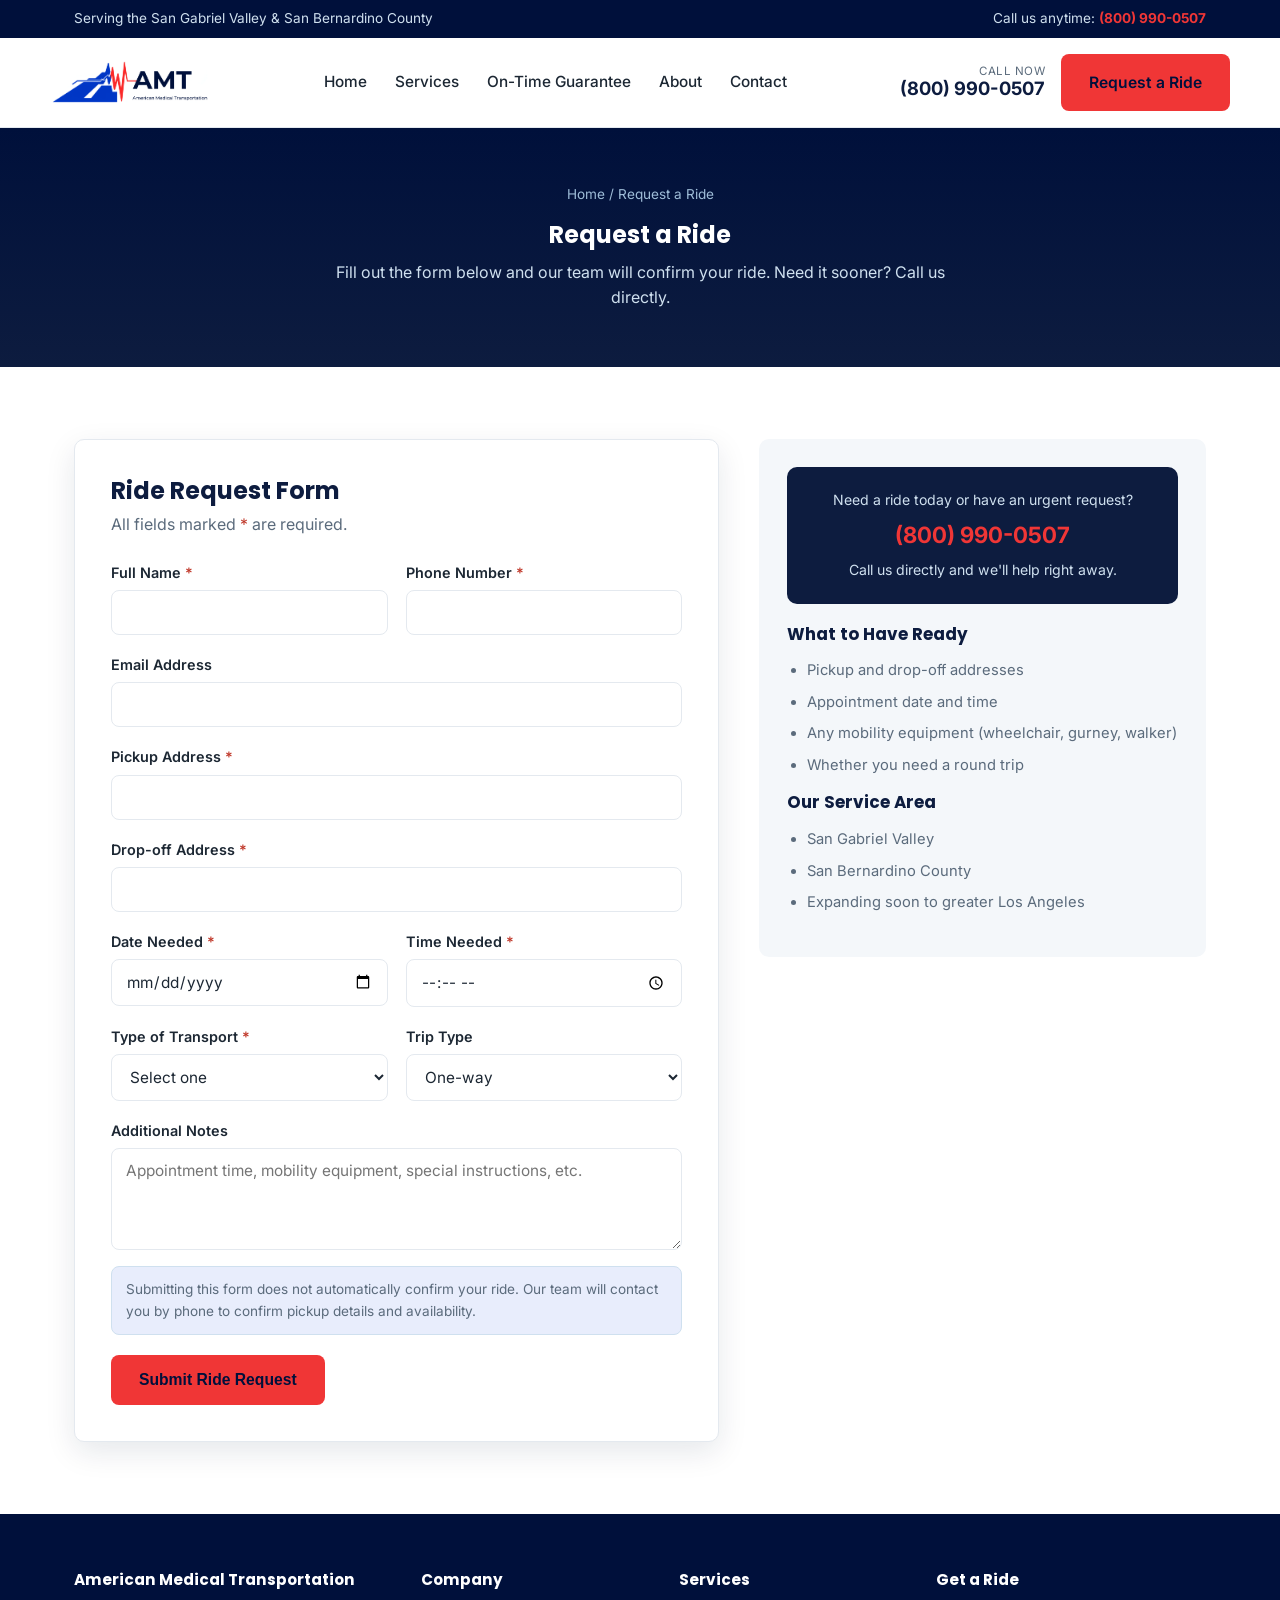
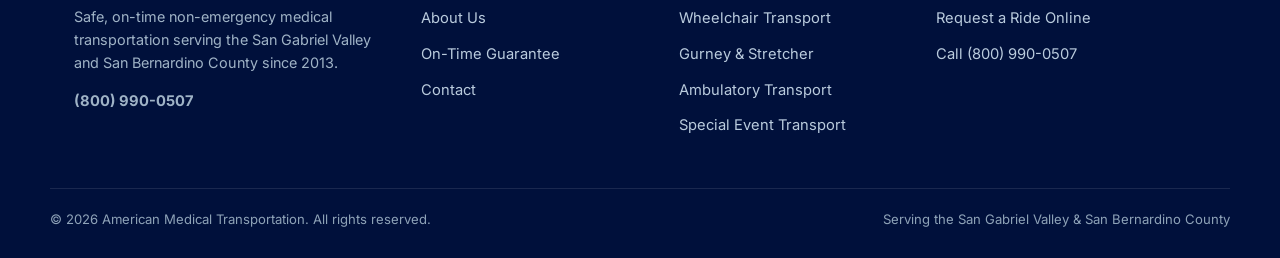
<file: request-ride.html>
<!DOCTYPE html>
<html lang="en">
<head>
<meta charset="UTF-8">
<meta name="viewport" content="width=device-width, initial-scale=1.0">
<title>Request a Ride | American Medical Transportation</title>
<meta name="description" content="Request non-emergency medical transportation from American Medical Transportation. Wheelchair, gurney, and ambulatory rides in the San Gabriel Valley and San Bernardino County.">
<link rel="canonical" href="https://americanmedtrans.com/request-ride.html">
<meta property="og:site_name" content="American Medical Transportation">
<meta property="og:url" content="https://americanmedtrans.com/request-ride.html">
<link rel="icon" type="image/png" href="images/favicon.png">
<link rel="preconnect" href="https://fonts.googleapis.com">
<link rel="preconnect" href="https://fonts.gstatic.com" crossorigin>
<link href="https://fonts.googleapis.com/css2?family=Inter:wght@400;500;600;700&family=Poppins:wght@600;700&display=swap" rel="stylesheet">
<link rel="stylesheet" href="css/style.css">
</head>
<body>

<div class="topbar">
  <div class="container">
    <span>Serving the San Gabriel Valley &amp; San Bernardino County</span>
    <span>Call us anytime: <a class="topbar-phone" href="tel:+18009900507">(800) 990-0507</a></span>
  </div>
</div>

<header class="site-header">
  <div class="container nav-wrap">
    <a class="brand" href="index.html">
      <img src="images/amt-logo.png" alt="American Medical Transportation" class="brand-logo">
    </a>
    <nav class="main-nav">
      <a href="index.html">Home</a>
      <a href="services.html">Services</a>
      <a href="guarantee.html">On-Time Guarantee</a>
      <a href="about.html">About</a>
      <a href="contact.html">Contact</a>
    </nav>
    <div class="header-cta">
      <div class="header-phone">
        <small>Call Now</small>
        <a href="tel:+18009900507">(800) 990-0507</a>
      </div>
      <a class="btn btn-primary" href="request-ride.html">Request a Ride</a>
      <button class="nav-toggle" aria-label="Toggle menu"><span></span><span></span><span></span></button>
    </div>
  </div>
</header>

<section class="page-banner">
  <div class="container">
    <div class="breadcrumb"><a href="index.html">Home</a> / Request a Ride</div>
    <h1>Request a Ride</h1>
    <p>Fill out the form below and our team will confirm your ride. Need it sooner? Call us directly.</p>
  </div>
</section>

<section>
  <div class="container request-layout">
    <div>
      <div class="confirm-box" id="form-confirm">
        <strong>Thank you!</strong> Your ride request has been received. Our team will call you shortly to confirm the details. If your ride is urgent, please call us directly at <a href="tel:+18009900507">(800) 990-0507</a>.
      </div>

      <div class="form-card">
        <h2 style="margin-bottom:6px;">Ride Request Form</h2>
        <p style="margin-bottom:24px;">All fields marked <span style="color:#c0392b;">*</span> are required.</p>
        <form id="ride-request-form" class="js-demo-form" data-confirm-target="form-confirm">
          <div class="form-grid">
            <div class="field">
              <label>Full Name <span class="req">*</span></label>
              <input type="text" name="name" required>
            </div>
            <div class="field">
              <label>Phone Number <span class="req">*</span></label>
              <input type="tel" name="phone" required>
            </div>
            <div class="field full">
              <label>Email Address</label>
              <input type="email" name="email">
            </div>
            <div class="field full">
              <label>Pickup Address <span class="req">*</span></label>
              <input type="text" name="pickup" required>
            </div>
            <div class="field full">
              <label>Drop-off Address <span class="req">*</span></label>
              <input type="text" name="dropoff" required>
            </div>
            <div class="field">
              <label>Date Needed <span class="req">*</span></label>
              <input type="date" name="date" required>
            </div>
            <div class="field">
              <label>Time Needed <span class="req">*</span></label>
              <input type="time" name="time" required>
            </div>
            <div class="field">
              <label>Type of Transport <span class="req">*</span></label>
              <select name="transport_type" required>
                <option value="">Select one</option>
                <option value="ambulatory">Ambulatory</option>
                <option value="wheelchair">Wheelchair</option>
                <option value="gurney">Gurney / Stretcher</option>
                <option value="event">Special Event</option>
              </select>
            </div>
            <div class="field">
              <label>Trip Type</label>
              <select name="trip_type">
                <option value="one-way">One-way</option>
                <option value="round-trip">Round-trip / Wait &amp; Return</option>
              </select>
            </div>
            <div class="field full">
              <label>Additional Notes</label>
              <textarea name="notes" rows="4" placeholder="Appointment time, mobility equipment, special instructions, etc."></textarea>
            </div>
          </div>
          <p class="form-note">Submitting this form does not automatically confirm your ride. Our team will contact you by phone to confirm pickup details and availability.</p>
          <div style="margin-top:20px;">
            <button type="submit" class="btn btn-primary">Submit Ride Request</button>
          </div>
        </form>
      </div>
    </div>

    <aside class="side-panel">
      <div class="call-block">
        <p>Need a ride today or have an urgent request?</p>
        <a href="tel:+18009900507">(800) 990-0507</a>
        <p>Call us directly and we'll help right away.</p>
      </div>
      <h3>What to Have Ready</h3>
      <ul>
        <li>Pickup and drop-off addresses</li>
        <li>Appointment date and time</li>
        <li>Any mobility equipment (wheelchair, gurney, walker)</li>
        <li>Whether you need a round trip</li>
      </ul>
      <h3>Our Service Area</h3>
      <ul>
        <li>San Gabriel Valley</li>
        <li>San Bernardino County</li>
        <li>Expanding soon to greater Los Angeles</li>
      </ul>
    </aside>
  </div>
</section>

<footer class="site-footer">
  <div class="container footer-grid">
    <div class="footer-brand">
      <h4>American Medical Transportation</h4>
      <p>Safe, on-time non-emergency medical transportation serving the San Gabriel Valley and San Bernardino County since 2013.</p>
      <p class="footer-phone"><a href="tel:+18009900507" style="color:inherit;">(800) 990-0507</a></p>
    </div>
    <div>
      <h4>Company</h4>
      <ul>
        <li><a href="about.html">About Us</a></li>
        <li><a href="guarantee.html">On-Time Guarantee</a></li>
        <li><a href="contact.html">Contact</a></li>
      </ul>
    </div>
    <div>
      <h4>Services</h4>
      <ul>
        <li><a href="services.html#wheelchair">Wheelchair Transport</a></li>
        <li><a href="services.html#gurney">Gurney &amp; Stretcher</a></li>
        <li><a href="services.html#ambulatory">Ambulatory Transport</a></li>
        <li><a href="services.html#events">Special Event Transport</a></li>
      </ul>
    </div>
    <div>
      <h4>Get a Ride</h4>
      <ul>
        <li><a href="request-ride.html">Request a Ride Online</a></li>
        <li><a href="tel:+18009900507">Call (800) 990-0507</a></li>
      </ul>
    </div>
  </div>
  <div class="container footer-bottom">
    <span>&copy; 2026 American Medical Transportation. All rights reserved.</span>
    <span>Serving the San Gabriel Valley &amp; San Bernardino County</span>
  </div>
</footer>

<script src="js/main.js"></script>
</body>
</html>
</file>
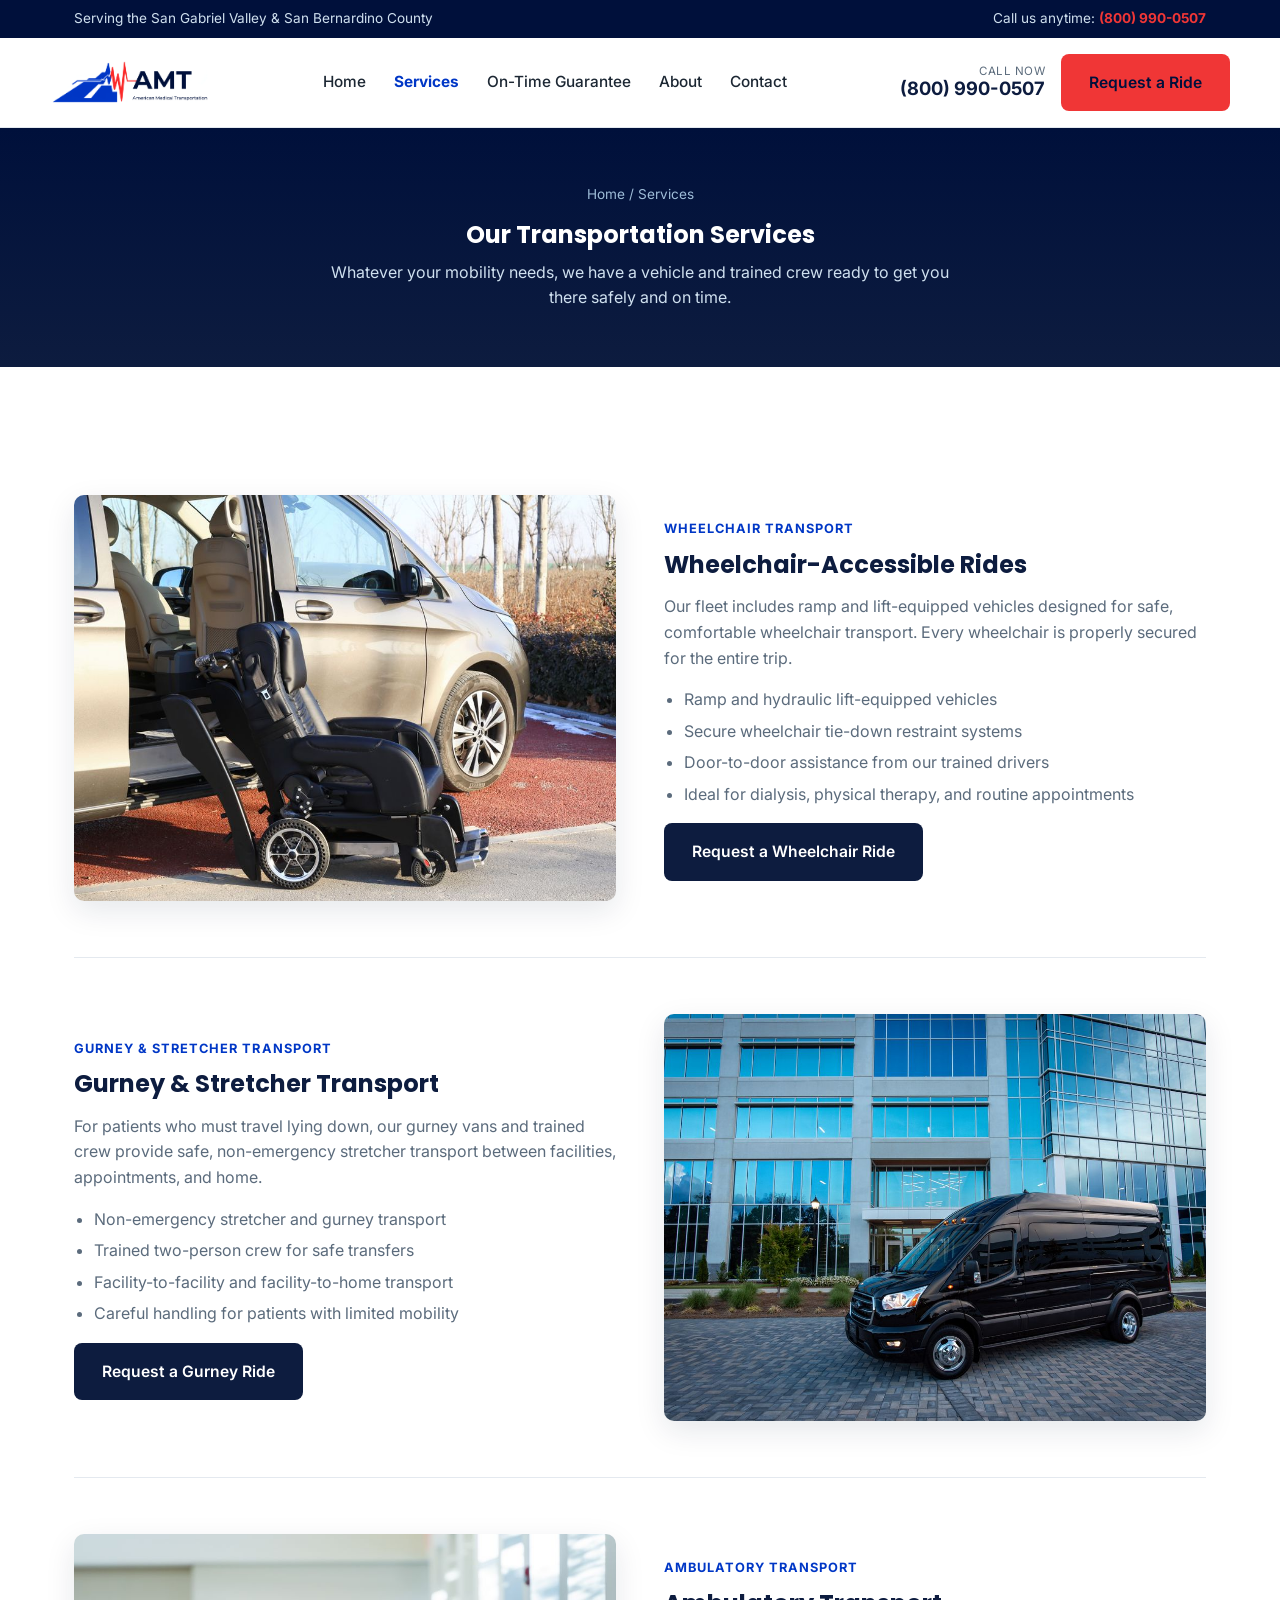
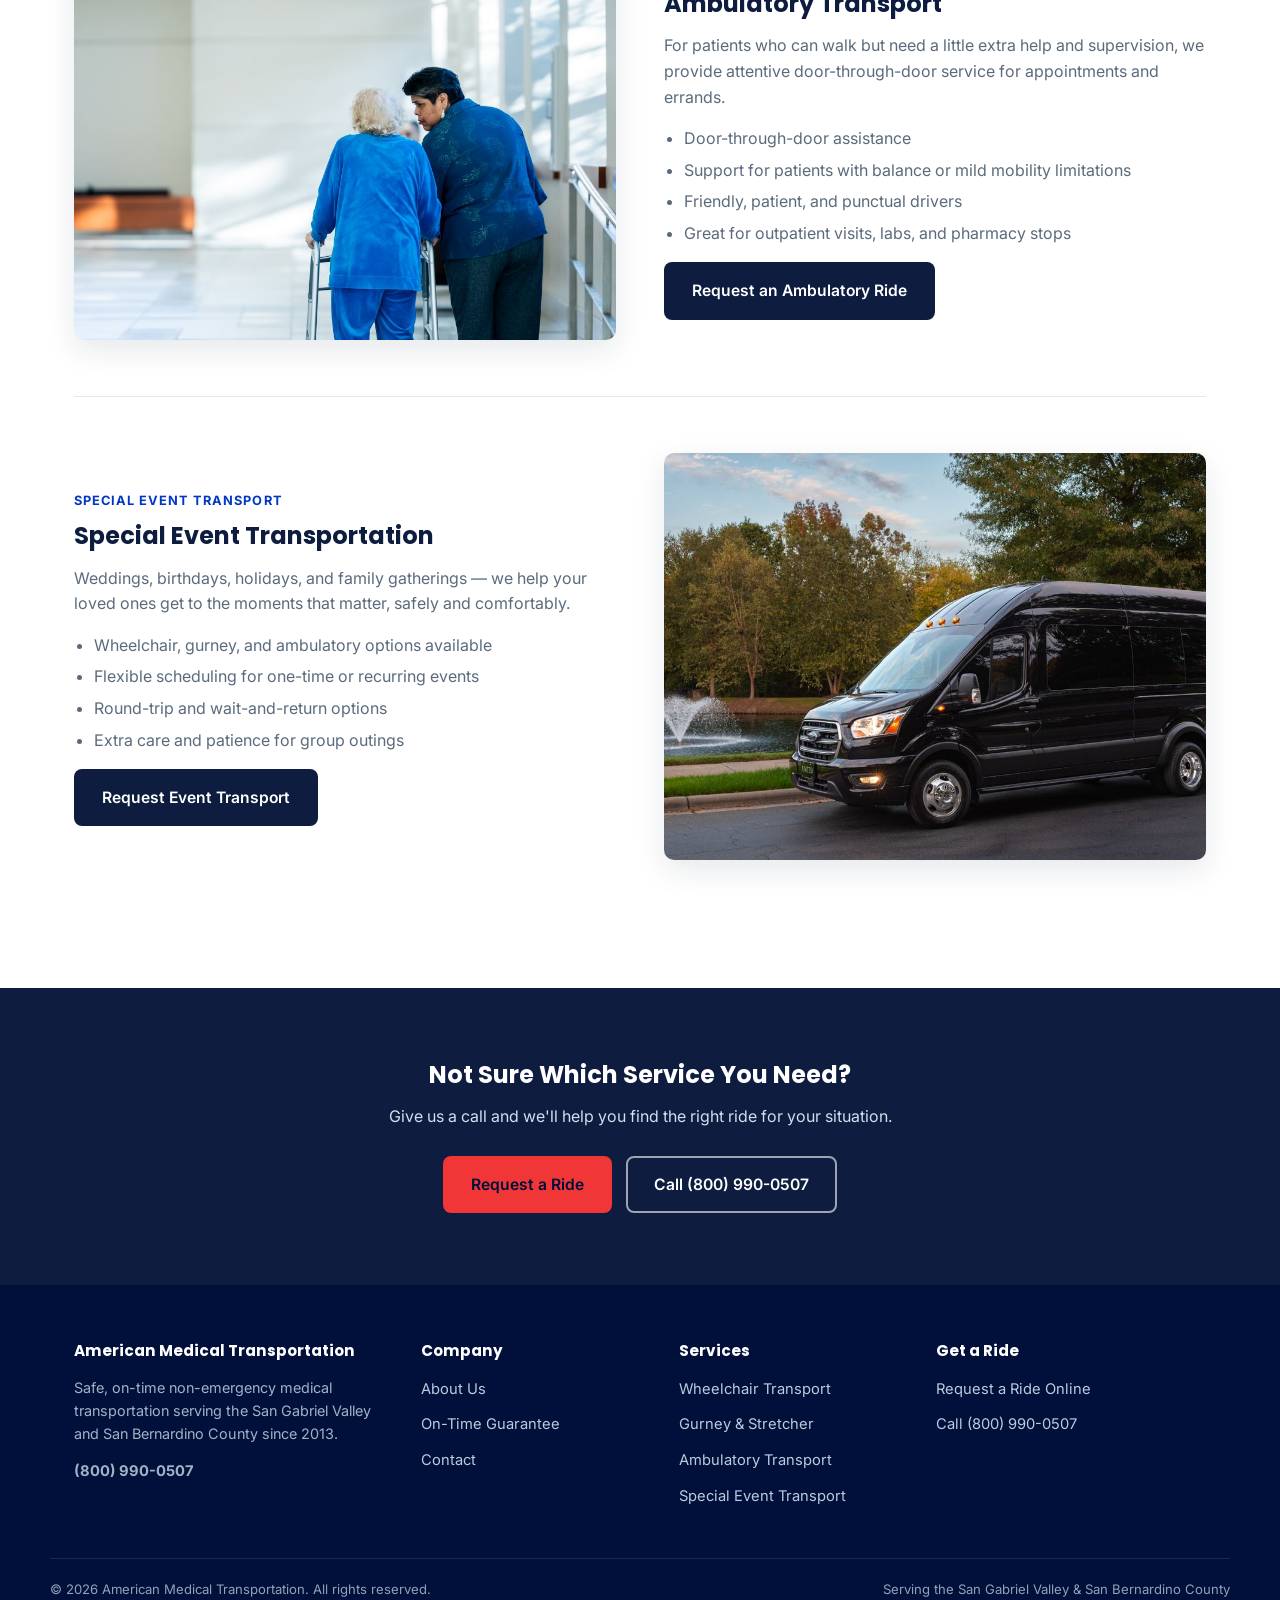
<file: services.html>
<!DOCTYPE html>
<html lang="en">
<head>
<meta charset="UTF-8">
<meta name="viewport" content="width=device-width, initial-scale=1.0">
<title>Our Services | American Medical Transportation</title>
<meta name="description" content="Wheelchair, gurney/stretcher, ambulatory, and special event transportation from American Medical Transportation, serving the San Gabriel Valley and San Bernardino County.">
<link rel="canonical" href="https://americanmedtrans.com/services.html">
<meta property="og:site_name" content="American Medical Transportation">
<meta property="og:url" content="https://americanmedtrans.com/services.html">
<link rel="icon" type="image/png" href="images/favicon.png">
<link rel="preconnect" href="https://fonts.googleapis.com">
<link rel="preconnect" href="https://fonts.gstatic.com" crossorigin>
<link href="https://fonts.googleapis.com/css2?family=Inter:wght@400;500;600;700&family=Poppins:wght@600;700&display=swap" rel="stylesheet">
<link rel="stylesheet" href="css/style.css">
</head>
<body>

<div class="topbar">
  <div class="container">
    <span>Serving the San Gabriel Valley &amp; San Bernardino County</span>
    <span>Call us anytime: <a class="topbar-phone" href="tel:+18009900507">(800) 990-0507</a></span>
  </div>
</div>

<header class="site-header">
  <div class="container nav-wrap">
    <a class="brand" href="index.html">
      <img src="images/amt-logo.png" alt="American Medical Transportation" class="brand-logo">
    </a>
    <nav class="main-nav">
      <a href="index.html">Home</a>
      <a class="active" href="services.html">Services</a>
      <a href="guarantee.html">On-Time Guarantee</a>
      <a href="about.html">About</a>
      <a href="contact.html">Contact</a>
    </nav>
    <div class="header-cta">
      <div class="header-phone">
        <small>Call Now</small>
        <a href="tel:+18009900507">(800) 990-0507</a>
      </div>
      <a class="btn btn-primary" href="request-ride.html">Request a Ride</a>
      <button class="nav-toggle" aria-label="Toggle menu"><span></span><span></span><span></span></button>
    </div>
  </div>
</header>

<section class="page-banner">
  <div class="container">
    <div class="breadcrumb"><a href="index.html">Home</a> / Services</div>
    <h1>Our Transportation Services</h1>
    <p>Whatever your mobility needs, we have a vehicle and trained crew ready to get you there safely and on time.</p>
  </div>
</section>

<section>
  <div class="container">

    <div class="service-detail" id="wheelchair">
      <div class="media">
        <img src="images/wheelchair-ramp.jpg" alt="Wheelchair ramp deployed from an accessible van">
      </div>
      <div>
        <span class="eyebrow">Wheelchair Transport</span>
        <h2>Wheelchair-Accessible Rides</h2>
        <p>Our fleet includes ramp and lift-equipped vehicles designed for safe, comfortable wheelchair transport. Every wheelchair is properly secured for the entire trip.</p>
        <ul>
          <li>Ramp and hydraulic lift-equipped vehicles</li>
          <li>Secure wheelchair tie-down restraint systems</li>
          <li>Door-to-door assistance from our trained drivers</li>
          <li>Ideal for dialysis, physical therapy, and routine appointments</li>
        </ul>
        <a class="btn btn-navy" href="request-ride.html">Request a Wheelchair Ride</a>
      </div>
    </div>

    <div class="service-detail reverse" id="gurney">
      <div class="media">
        <img src="images/van-transit-building.jpg" alt="American Medical Transportation van parked outside a medical facility">
      </div>
      <div>
        <span class="eyebrow">Gurney &amp; Stretcher Transport</span>
        <h2>Gurney &amp; Stretcher Transport</h2>
        <p>For patients who must travel lying down, our gurney vans and trained crew provide safe, non-emergency stretcher transport between facilities, appointments, and home.</p>
        <ul>
          <li>Non-emergency stretcher and gurney transport</li>
          <li>Trained two-person crew for safe transfers</li>
          <li>Facility-to-facility and facility-to-home transport</li>
          <li>Careful handling for patients with limited mobility</li>
        </ul>
        <a class="btn btn-navy" href="request-ride.html">Request a Gurney Ride</a>
      </div>
    </div>

    <div class="service-detail" id="ambulatory">
      <div class="media">
        <img src="images/ambulatory-assist.jpg" alt="Caregiver assisting a passenger with a walker down a hallway">
      </div>
      <div>
        <span class="eyebrow">Ambulatory Transport</span>
        <h2>Ambulatory Transport</h2>
        <p>For patients who can walk but need a little extra help and supervision, we provide attentive door-through-door service for appointments and errands.</p>
        <ul>
          <li>Door-through-door assistance</li>
          <li>Support for patients with balance or mild mobility limitations</li>
          <li>Friendly, patient, and punctual drivers</li>
          <li>Great for outpatient visits, labs, and pharmacy stops</li>
        </ul>
        <a class="btn btn-navy" href="request-ride.html">Request an Ambulatory Ride</a>
      </div>
    </div>

    <div class="service-detail reverse" id="events">
      <div class="media">
        <img src="images/van-transit-fountain.jpg" alt="Transport van parked near a scenic outdoor event venue">
      </div>
      <div>
        <span class="eyebrow">Special Event Transport</span>
        <h2>Special Event Transportation</h2>
        <p>Weddings, birthdays, holidays, and family gatherings — we help your loved ones get to the moments that matter, safely and comfortably.</p>
        <ul>
          <li>Wheelchair, gurney, and ambulatory options available</li>
          <li>Flexible scheduling for one-time or recurring events</li>
          <li>Round-trip and wait-and-return options</li>
          <li>Extra care and patience for group outings</li>
        </ul>
        <a class="btn btn-navy" href="request-ride.html">Request Event Transport</a>
      </div>
    </div>

  </div>
</section>

<section class="cta-banner">
  <div class="container">
    <h2>Not Sure Which Service You Need?</h2>
    <p>Give us a call and we'll help you find the right ride for your situation.</p>
    <div class="cta-actions">
      <a class="btn btn-primary" href="request-ride.html">Request a Ride</a>
      <a class="btn btn-outline" href="tel:+18009900507">Call (800) 990-0507</a>
    </div>
  </div>
</section>

<footer class="site-footer">
  <div class="container footer-grid">
    <div class="footer-brand">
      <h4>American Medical Transportation</h4>
      <p>Safe, on-time non-emergency medical transportation serving the San Gabriel Valley and San Bernardino County since 2013.</p>
      <p class="footer-phone"><a href="tel:+18009900507" style="color:inherit;">(800) 990-0507</a></p>
    </div>
    <div>
      <h4>Company</h4>
      <ul>
        <li><a href="about.html">About Us</a></li>
        <li><a href="guarantee.html">On-Time Guarantee</a></li>
        <li><a href="contact.html">Contact</a></li>
      </ul>
    </div>
    <div>
      <h4>Services</h4>
      <ul>
        <li><a href="services.html#wheelchair">Wheelchair Transport</a></li>
        <li><a href="services.html#gurney">Gurney &amp; Stretcher</a></li>
        <li><a href="services.html#ambulatory">Ambulatory Transport</a></li>
        <li><a href="services.html#events">Special Event Transport</a></li>
      </ul>
    </div>
    <div>
      <h4>Get a Ride</h4>
      <ul>
        <li><a href="request-ride.html">Request a Ride Online</a></li>
        <li><a href="tel:+18009900507">Call (800) 990-0507</a></li>
      </ul>
    </div>
  </div>
  <div class="container footer-bottom">
    <span>&copy; 2026 American Medical Transportation. All rights reserved.</span>
    <span>Serving the San Gabriel Valley &amp; San Bernardino County</span>
  </div>
</footer>

<script src="js/main.js"></script>
</body>
</html>
</file>
<file: css/style.css>
/* American Medical Transportation - shared stylesheet */

:root {
  --navy: #0d1c3f;
  --navy-dark: #00103b;
  --blue: #0037c6;
  --blue-light: #e8edfc;
  --accent: #f03636;
  --accent-dark: #d42222;
  --green: #1f9d55;
  --gray-900: #1c2733;
  --gray-600: #5b6b7c;
  --gray-200: #e4e9ef;
  --gray-100: #f4f7fa;
  --white: #ffffff;
  --radius: 10px;
  --shadow: 0 10px 30px rgba(13, 28, 63,0.10);
  --shadow-sm: 0 4px 14px rgba(13, 28, 63,0.08);
}

* { box-sizing: border-box; }

html { scroll-behavior: smooth; }

body {
  margin: 0;
  font-family: 'Inter', -apple-system, Segoe UI, Roboto, Arial, sans-serif;
  color: var(--gray-900);
  background: var(--white);
  line-height: 1.6;
}

h1, h2, h3, h4 {
  font-family: 'Poppins', 'Inter', sans-serif;
  color: var(--navy);
  line-height: 1.25;
  margin: 0 0 0.6em;
}

p { margin: 0 0 1em; color: var(--gray-600); }

a { color: var(--blue); text-decoration: none; }
a:hover { text-decoration: underline; }

img { max-width: 100%; display: block; }

.container {
  max-width: 1180px;
  margin: 0 auto;
  padding: 0 24px;
}

section { padding: 72px 0; }
section.tight { padding: 48px 0; }

.eyebrow {
  display: inline-block;
  color: var(--blue);
  font-weight: 700;
  letter-spacing: 0.08em;
  text-transform: uppercase;
  font-size: 0.8rem;
  margin-bottom: 10px;
}

.section-head { max-width: 720px; margin: 0 auto 44px; text-align: center; }
.section-head h2 { font-size: clamp(1.6rem, 2.6vw, 2.2rem); }

/* Buttons */
.btn {
  display: inline-flex;
  align-items: center;
  gap: 8px;
  padding: 14px 26px;
  border-radius: 8px;
  font-weight: 600;
  font-size: 0.98rem;
  cursor: pointer;
  border: 2px solid transparent;
  transition: transform 0.15s ease, box-shadow 0.15s ease, background 0.15s ease;
  white-space: nowrap;
}
.btn:hover { text-decoration: none; transform: translateY(-1px); }
.btn-primary { background: var(--accent); color: var(--navy-dark); }
.btn-primary:hover { background: var(--accent-dark); box-shadow: var(--shadow-sm); }
.btn-outline { background: transparent; border-color: rgba(255,255,255,0.6); color: var(--white); }
.btn-outline:hover { background: rgba(255,255,255,0.12); }
.btn-navy { background: var(--navy); color: var(--white); }
.btn-navy:hover { background: var(--navy-dark); }
.btn-block { width: 100%; justify-content: center; }

/* Top utility bar */
.topbar {
  background: var(--navy-dark);
  color: #cfe0ef;
  font-size: 0.85rem;
}
.topbar .container {
  display: flex;
  justify-content: space-between;
  align-items: center;
  padding-top: 8px;
  padding-bottom: 8px;
  gap: 12px;
  flex-wrap: wrap;
}
.topbar a { color: #cfe0ef; }
.topbar .topbar-phone { font-weight: 700; color: var(--accent); }

/* Header / nav */
header.site-header {
  background: var(--white);
  border-bottom: 1px solid var(--gray-200);
  position: sticky;
  top: 0;
  z-index: 50;
}
.nav-wrap {
  display: flex;
  align-items: center;
  justify-content: space-between;
  padding: 16px 0;
}
.brand {
  display: flex;
  align-items: center;
  gap: 12px;
  color: var(--navy);
}
.brand .brand-logo {
  height: 46px;
  width: auto;
}

nav.main-nav { display: flex; align-items: center; gap: 28px; }
nav.main-nav a {
  color: var(--gray-900);
  font-weight: 500;
  font-size: 0.96rem;
}
nav.main-nav a:hover { color: var(--blue); text-decoration: none; }
nav.main-nav a.active { color: var(--blue); font-weight: 700; }

.header-cta { display: flex; align-items: center; gap: 16px; }
.header-phone {
  display: flex;
  flex-direction: column;
  line-height: 1.15;
  text-align: right;
}
.header-phone small { color: var(--gray-600); font-size: 0.72rem; text-transform: uppercase; letter-spacing: 0.04em; }
.header-phone a { color: var(--navy); font-weight: 700; font-size: 1.15rem; }

.nav-toggle {
  display: none;
  background: none;
  border: none;
  cursor: pointer;
  padding: 6px;
}
.nav-toggle span {
  display: block;
  width: 26px;
  height: 3px;
  margin: 5px 0;
  background: var(--navy);
  border-radius: 2px;
}

/* Hero */
.hero {
  background: linear-gradient(180deg, var(--navy-dark) 0%, var(--navy) 100%);
  color: var(--white);
  padding: 64px 0;
}
.hero .container {
  display: grid;
  grid-template-columns: 1.1fr 1fr;
  gap: 48px;
  align-items: center;
}
.hero-badge {
  display: inline-flex;
  align-items: center;
  gap: 8px;
  background: rgba(240, 54, 54, 0.15);
  border: 1px solid rgba(240, 54, 54, 0.45);
  color: #ff6b6b;
  padding: 6px 14px;
  border-radius: 999px;
  font-size: 0.82rem;
  font-weight: 700;
  margin-bottom: 18px;
}
.hero h1 {
  color: var(--white);
  font-size: clamp(2rem, 4vw, 2.9rem);
  margin-bottom: 18px;
}
.hero p.lead {
  color: #cfe0ef;
  font-size: 1.08rem;
  max-width: 540px;
}
.hero-actions { display: flex; gap: 14px; margin-top: 28px; flex-wrap: wrap; }
.hero-media {
  border-radius: var(--radius);
  overflow: hidden;
  box-shadow: 0 20px 50px rgba(0,0,0,0.35);
}
.hero-media img { height: 100%; width: 100%; object-fit: cover; aspect-ratio: 4/3; }

/* Stats strip */
.stats-strip {
  background: var(--white);
  border-bottom: 1px solid var(--gray-200);
  margin-top: -1px;
}
.stats-grid {
  display: grid;
  grid-template-columns: repeat(4, 1fr);
  gap: 24px;
  padding: 36px 0;
}
.stat-item { text-align: center; padding: 0 12px; }
.stat-item .stat-num {
  font-family: 'Poppins', sans-serif;
  font-weight: 700;
  font-size: 1.9rem;
  color: var(--navy);
}
.stat-item .stat-label {
  color: var(--gray-600);
  font-size: 0.88rem;
  margin-top: 4px;
}

/* Cards */
.card-grid { display: grid; grid-template-columns: repeat(4, 1fr); gap: 24px; }
.card-grid.cols-3 { grid-template-columns: repeat(3, 1fr); }
.service-card {
  background: var(--white);
  border: 1px solid var(--gray-200);
  border-radius: var(--radius);
  overflow: hidden;
  box-shadow: var(--shadow-sm);
  transition: transform 0.15s ease, box-shadow 0.15s ease;
  display: flex;
  flex-direction: column;
}
.service-card:hover { transform: translateY(-4px); box-shadow: var(--shadow); }
.service-card img { aspect-ratio: 4/3; object-fit: cover; width: 100%; }
.service-card .card-body { padding: 22px; flex: 1; display: flex; flex-direction: column; }
.service-card h3 { font-size: 1.1rem; margin-bottom: 8px; }
.service-card p { font-size: 0.94rem; flex: 1; }
.service-card .card-link { font-weight: 600; font-size: 0.92rem; margin-top: 8px; }

.icon-badge {
  width: 46px;
  height: 46px;
  border-radius: 10px;
  background: var(--blue-light);
  color: var(--blue);
  display: flex;
  align-items: center;
  justify-content: center;
  margin-bottom: 14px;
}
.icon-badge svg { width: 24px; height: 24px; }

/* Guarantee / highlight section */
.guarantee-section {
  background: var(--gray-100);
}
.guarantee-panel {
  display: grid;
  grid-template-columns: 1fr 1fr;
  gap: 48px;
  align-items: center;
}
.guarantee-panel .media { border-radius: var(--radius); overflow: hidden; box-shadow: var(--shadow); }
.guarantee-panel img { aspect-ratio: 4/3; object-fit: cover; }
.guarantee-pill {
  display: inline-flex;
  align-items: center;
  gap: 10px;
  background: var(--white);
  border: 1px solid var(--gray-200);
  border-radius: 999px;
  padding: 10px 18px;
  font-weight: 700;
  color: var(--navy);
  box-shadow: var(--shadow-sm);
  margin-top: 18px;
}
.guarantee-pill .dot { width: 10px; height: 10px; border-radius: 50%; background: var(--green); }

/* Service area */
.area-section .container { display: grid; grid-template-columns: 1fr 1fr; gap: 48px; align-items: center; }
.area-list { list-style: none; padding: 0; margin: 18px 0; }
.area-list li {
  display: flex;
  gap: 10px;
  align-items: flex-start;
  margin-bottom: 12px;
  color: var(--gray-900);
  font-weight: 500;
}
.area-list li svg { flex-shrink: 0; margin-top: 3px; color: var(--green); width: 18px; height: 18px; }

/* CTA banner */
.cta-banner {
  background: var(--navy);
  color: var(--white);
  text-align: center;
}
.cta-banner h2 { color: var(--white); }
.cta-banner p { color: #cfe0ef; max-width: 560px; margin: 0 auto 26px; }
.cta-actions { display: flex; justify-content: center; gap: 14px; flex-wrap: wrap; }

/* Page banner (interior pages) */
.page-banner {
  background: linear-gradient(180deg, var(--navy-dark) 0%, var(--navy) 100%);
  color: var(--white);
  padding: 56px 0;
  text-align: center;
}
.page-banner h1 { color: var(--white); margin-bottom: 10px; }
.page-banner p { color: #cfe0ef; max-width: 620px; margin: 0 auto; }
.breadcrumb { font-size: 0.85rem; color: #9fbdd8; margin-bottom: 14px; }
.breadcrumb a { color: #9fbdd8; }

/* Service detail blocks */
.service-detail {
  display: grid;
  grid-template-columns: 1fr 1fr;
  gap: 48px;
  align-items: center;
  padding: 56px 0;
  border-bottom: 1px solid var(--gray-200);
}
.service-detail:last-child { border-bottom: none; }
.service-detail.reverse .media { order: 2; }
.service-detail .media { border-radius: var(--radius); overflow: hidden; box-shadow: var(--shadow); }
.service-detail img { aspect-ratio: 4/3; object-fit: cover; }
.service-detail ul { padding-left: 20px; color: var(--gray-600); }
.service-detail ul li { margin-bottom: 6px; }

/* About */
.about-grid { display: grid; grid-template-columns: 1fr 1fr; gap: 48px; align-items: center; }
.about-grid .media { border-radius: var(--radius); overflow: hidden; box-shadow: var(--shadow); }
.about-grid img { aspect-ratio: 4/3; object-fit: cover; }
.timeline { list-style: none; padding: 0; margin: 24px 0 0; border-left: 3px solid var(--gray-200); }
.timeline li { padding: 0 0 22px 22px; position: relative; }
.timeline li::before {
  content: '';
  position: absolute;
  left: -8px;
  top: 4px;
  width: 13px;
  height: 13px;
  border-radius: 50%;
  background: var(--accent);
  border: 2px solid var(--white);
  box-shadow: 0 0 0 2px var(--accent);
}
.timeline strong { color: var(--navy); display: block; }

/* Forms */
.form-card {
  background: var(--white);
  border: 1px solid var(--gray-200);
  border-radius: var(--radius);
  box-shadow: var(--shadow);
  padding: 36px;
}
.form-grid { display: grid; grid-template-columns: 1fr 1fr; gap: 18px; }
.form-grid .full { grid-column: 1 / -1; }
.field { display: flex; flex-direction: column; gap: 6px; }
.field label { font-weight: 600; font-size: 0.9rem; color: var(--gray-900); }
.field .req { color: #c0392b; }
.field input,
.field select,
.field textarea {
  padding: 12px 14px;
  border: 1px solid var(--gray-200);
  border-radius: 8px;
  font-family: inherit;
  font-size: 0.96rem;
  color: var(--gray-900);
  background: var(--white);
}
.field input:focus,
.field select:focus,
.field textarea:focus {
  outline: none;
  border-color: var(--blue);
  box-shadow: 0 0 0 3px var(--blue-light);
}
.checkbox-row { display: flex; align-items: center; gap: 8px; }
.checkbox-row input { width: auto; }
.checkbox-row label { font-weight: 500; font-size: 0.92rem; color: var(--gray-600); }

.request-layout {
  display: grid;
  grid-template-columns: 1.3fr 0.9fr;
  gap: 40px;
  align-items: start;
}
.side-panel {
  background: var(--gray-100);
  border-radius: var(--radius);
  padding: 28px;
}
.side-panel h3 { font-size: 1.05rem; }
.side-panel .call-block {
  background: var(--navy);
  color: var(--white);
  border-radius: var(--radius);
  padding: 22px;
  text-align: center;
  margin-bottom: 20px;
}
.side-panel .call-block a { color: var(--accent); font-size: 1.4rem; font-weight: 700; display: block; margin: 6px 0; }
.side-panel .call-block p { color: #cfe0ef; margin: 0; font-size: 0.88rem; }
.side-panel ul { padding-left: 20px; color: var(--gray-600); font-size: 0.92rem; }
.side-panel ul li { margin-bottom: 8px; }

.form-note {
  font-size: 0.85rem;
  color: var(--gray-600);
  background: var(--blue-light);
  border: 1px solid #cfe0ef;
  border-radius: 8px;
  padding: 12px 14px;
  margin-top: 16px;
}

.confirm-box {
  display: none;
  background: #eafaf1;
  border: 1px solid #b9ebce;
  color: #14663a;
  border-radius: 8px;
  padding: 18px 20px;
  margin-bottom: 20px;
  font-weight: 500;
}
.confirm-box.show { display: block; }

/* Footer */
footer.site-footer {
  background: var(--navy-dark);
  color: #b9cbdd;
  padding: 56px 0 0;
}
.footer-grid {
  display: grid;
  grid-template-columns: 1.4fr 1fr 1fr 1.2fr;
  gap: 32px;
  padding-bottom: 40px;
  border-bottom: 1px solid rgba(255,255,255,0.1);
}
.footer-grid h4 { color: var(--white); font-size: 0.95rem; margin-bottom: 16px; }
.footer-grid ul { list-style: none; padding: 0; margin: 0; }
.footer-grid ul li { margin-bottom: 10px; }
.footer-grid a { color: #b9cbdd; font-size: 0.92rem; }
.footer-grid a:hover { color: var(--white); }
.footer-brand p { color: #9fb3c6; font-size: 0.9rem; }
.footer-phone { color: var(--accent); font-weight: 700; font-size: 1.15rem; }
.footer-bottom {
  padding: 20px 0 28px;
  display: flex;
  justify-content: space-between;
  flex-wrap: wrap;
  gap: 10px;
  font-size: 0.82rem;
  color: #8ea3b8;
}

/* Responsive */
@media (max-width: 960px) {
  .hero .container,
  .guarantee-panel,
  .area-section .container,
  .service-detail,
  .about-grid,
  .request-layout { grid-template-columns: 1fr; }
  .service-detail.reverse .media { order: 0; }
  .hero-media { order: -1; }
  .stats-grid { grid-template-columns: repeat(2, 1fr); }
  .card-grid { grid-template-columns: repeat(2, 1fr); }
  .card-grid.cols-3 { grid-template-columns: repeat(2, 1fr); }
  .footer-grid { grid-template-columns: 1fr 1fr; }
}

@media (max-width: 780px) {
  nav.main-nav {
    position: absolute;
    top: 100%;
    left: 0;
    right: 0;
    background: var(--white);
    border-bottom: 1px solid var(--gray-200);
    flex-direction: column;
    align-items: flex-start;
    gap: 0;
    padding: 8px 24px 16px;
    display: none;
    box-shadow: var(--shadow);
  }
  nav.main-nav.open { display: flex; }
  nav.main-nav a { padding: 12px 0; width: 100%; border-bottom: 1px solid var(--gray-100); }
  .nav-toggle { display: block; }
  .header-phone { display: none; }
  .brand .brand-text span { display: none; }
  .header-cta { gap: 10px; }
  .header-cta .btn { padding: 10px 16px; font-size: 0.88rem; }
  .topbar .container { justify-content: center; text-align: center; }
}

@media (max-width: 640px) {
  .stats-grid { grid-template-columns: 1fr 1fr; }
  .card-grid, .card-grid.cols-3 { grid-template-columns: 1fr; }
  .footer-grid { grid-template-columns: 1fr; }
  .form-grid { grid-template-columns: 1fr; }
  section { padding: 52px 0; }
  .hero { padding: 44px 0; }
}
</file>
